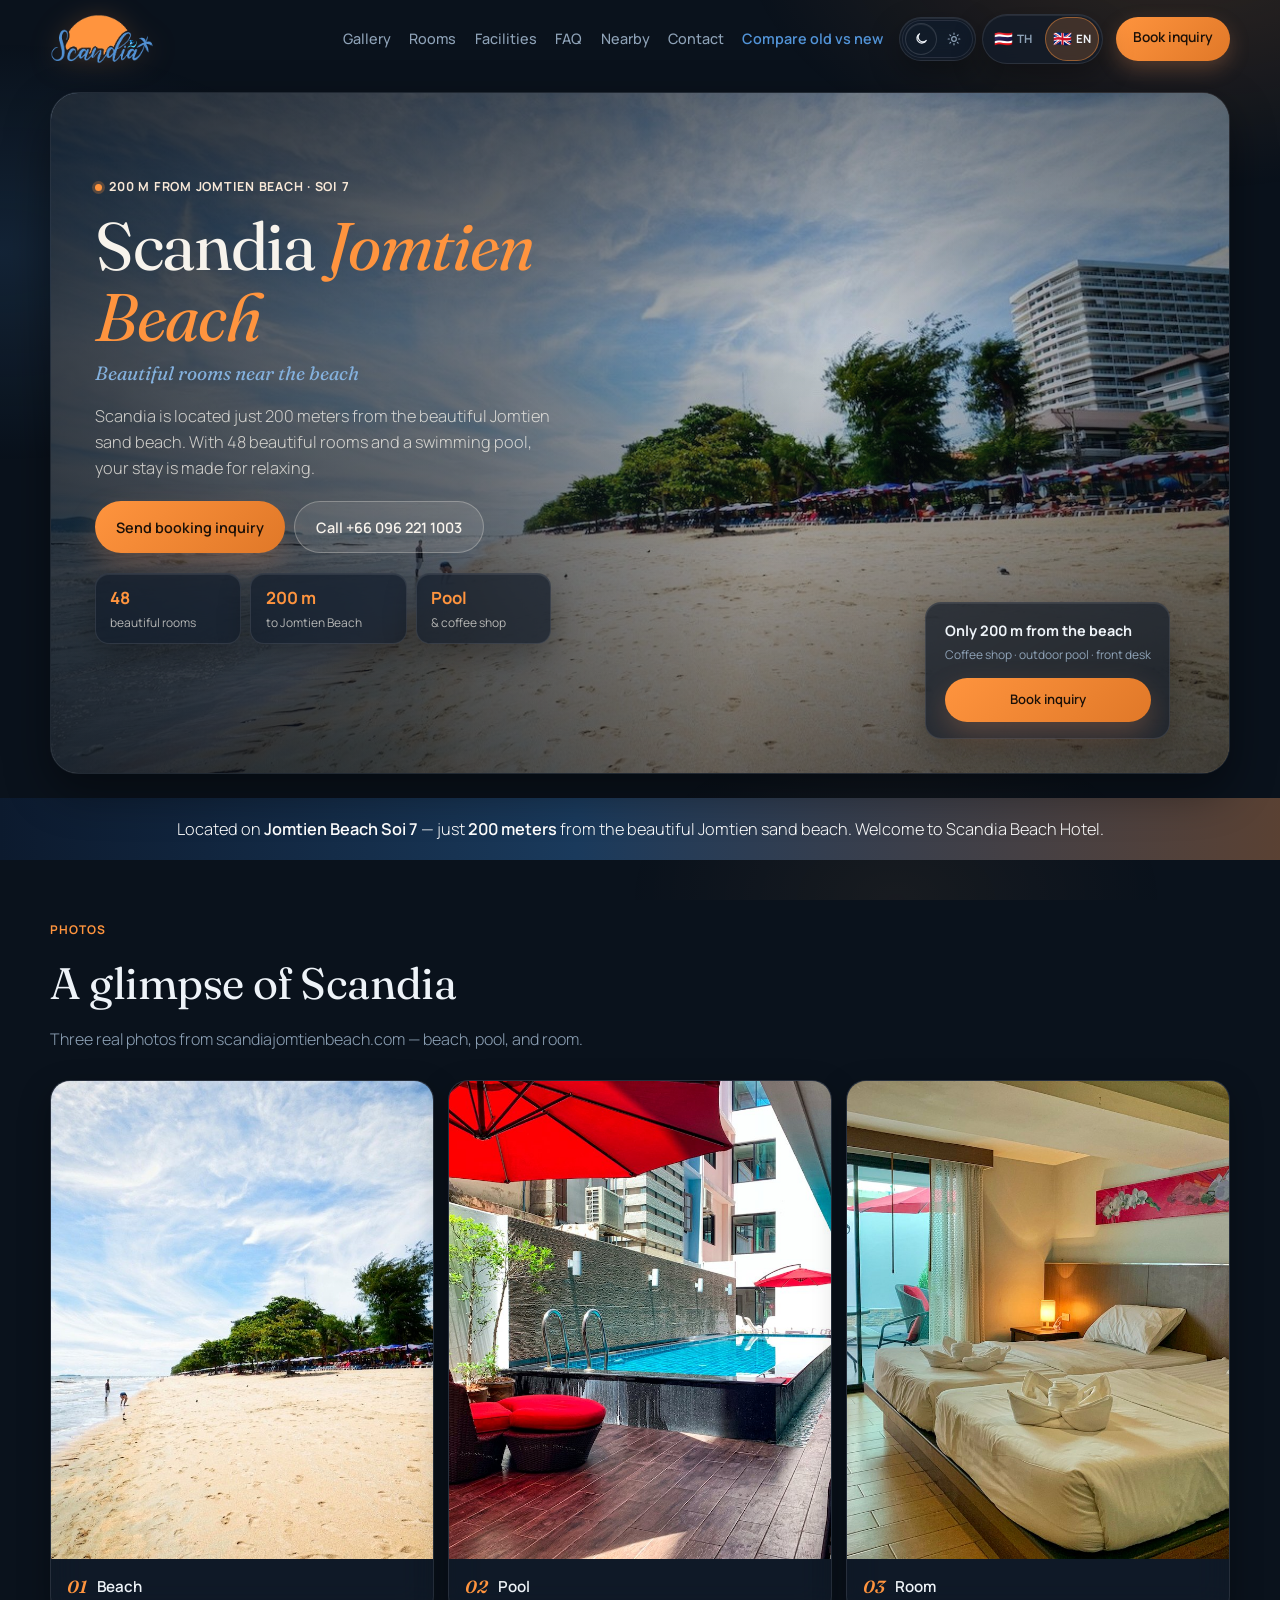
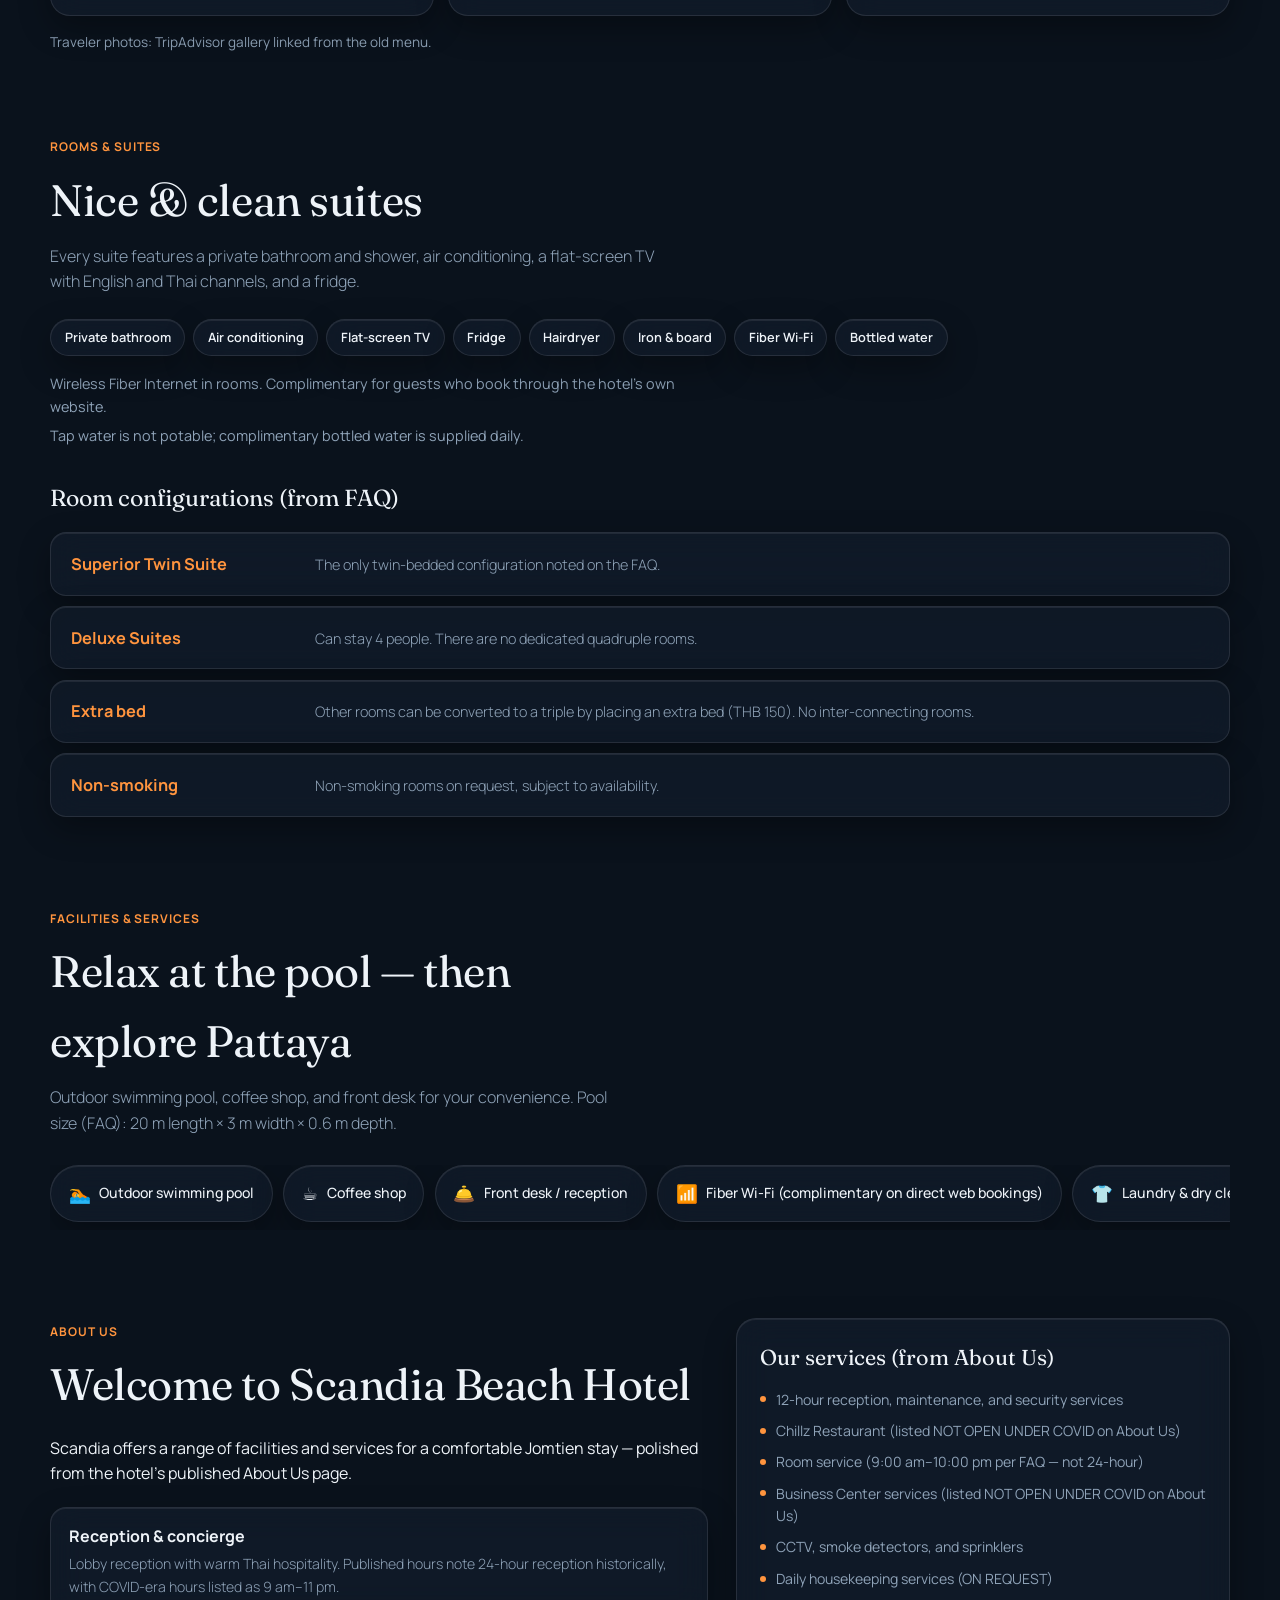
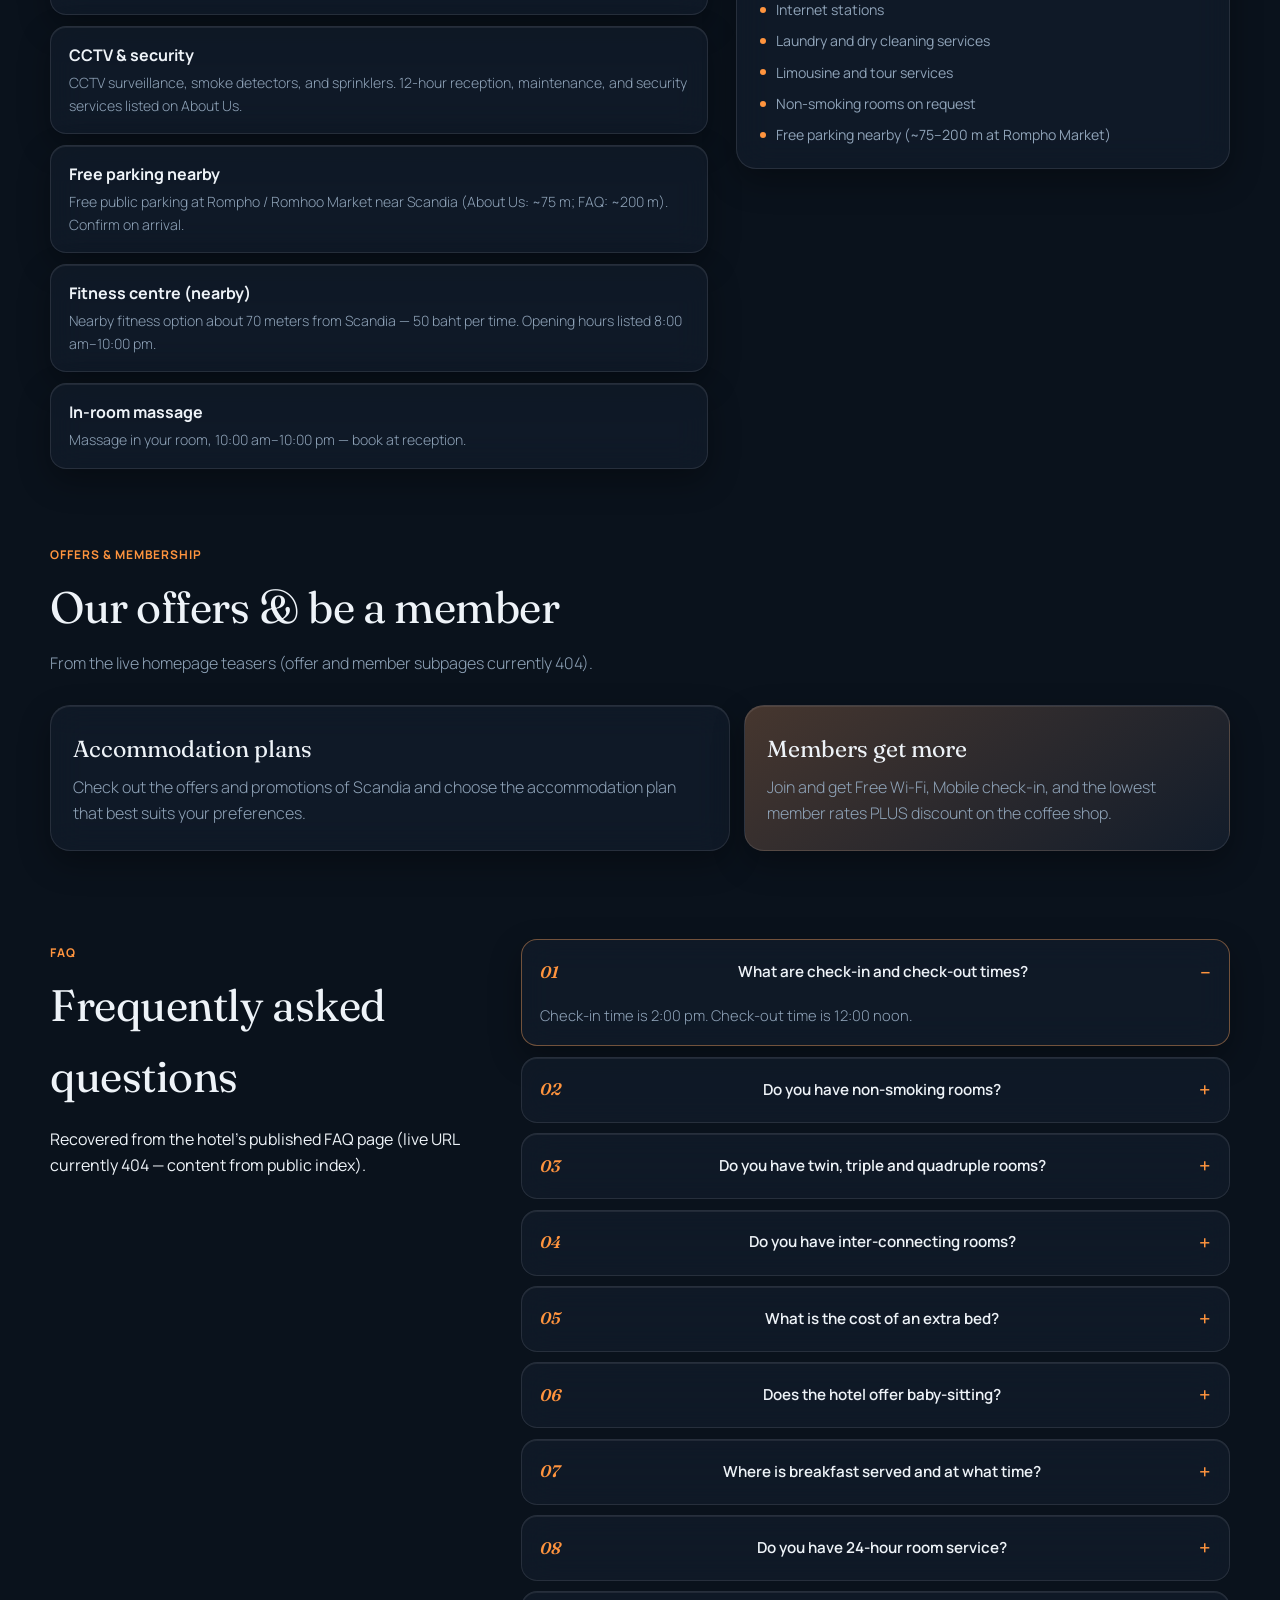
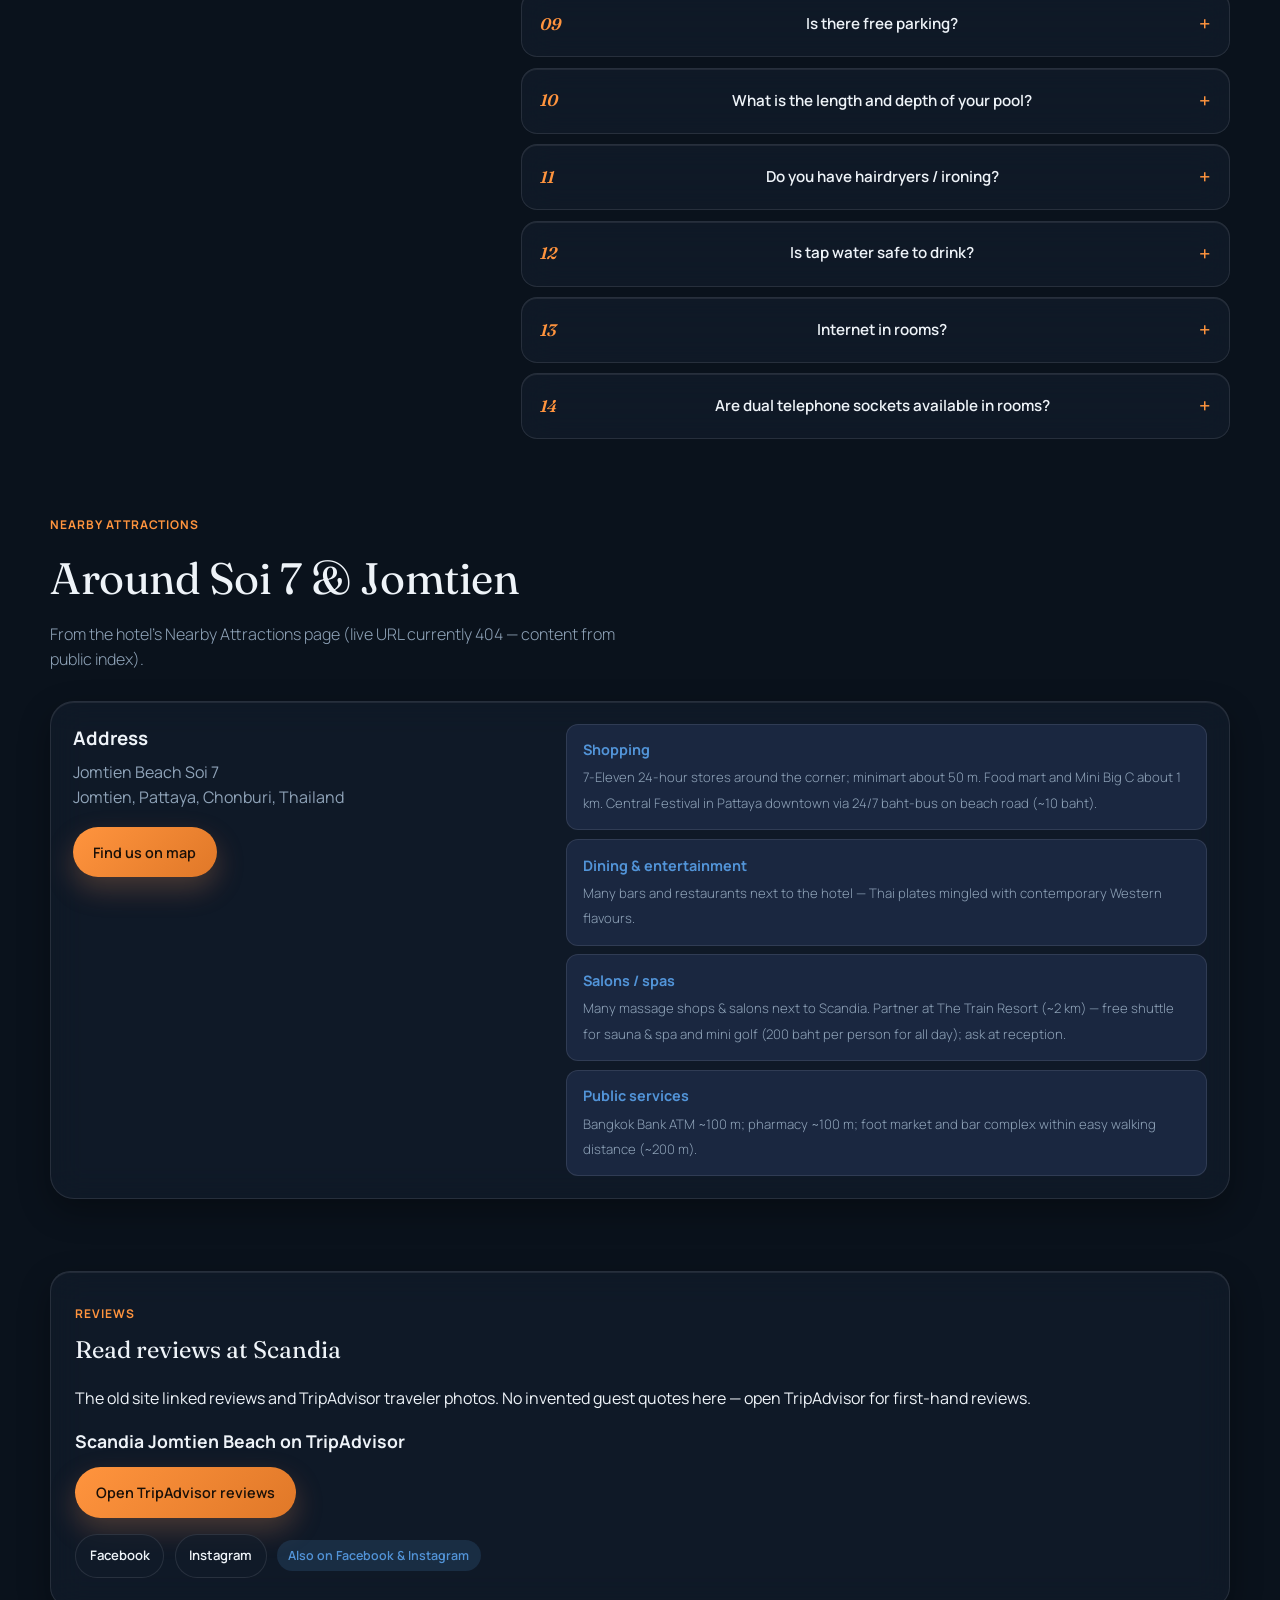
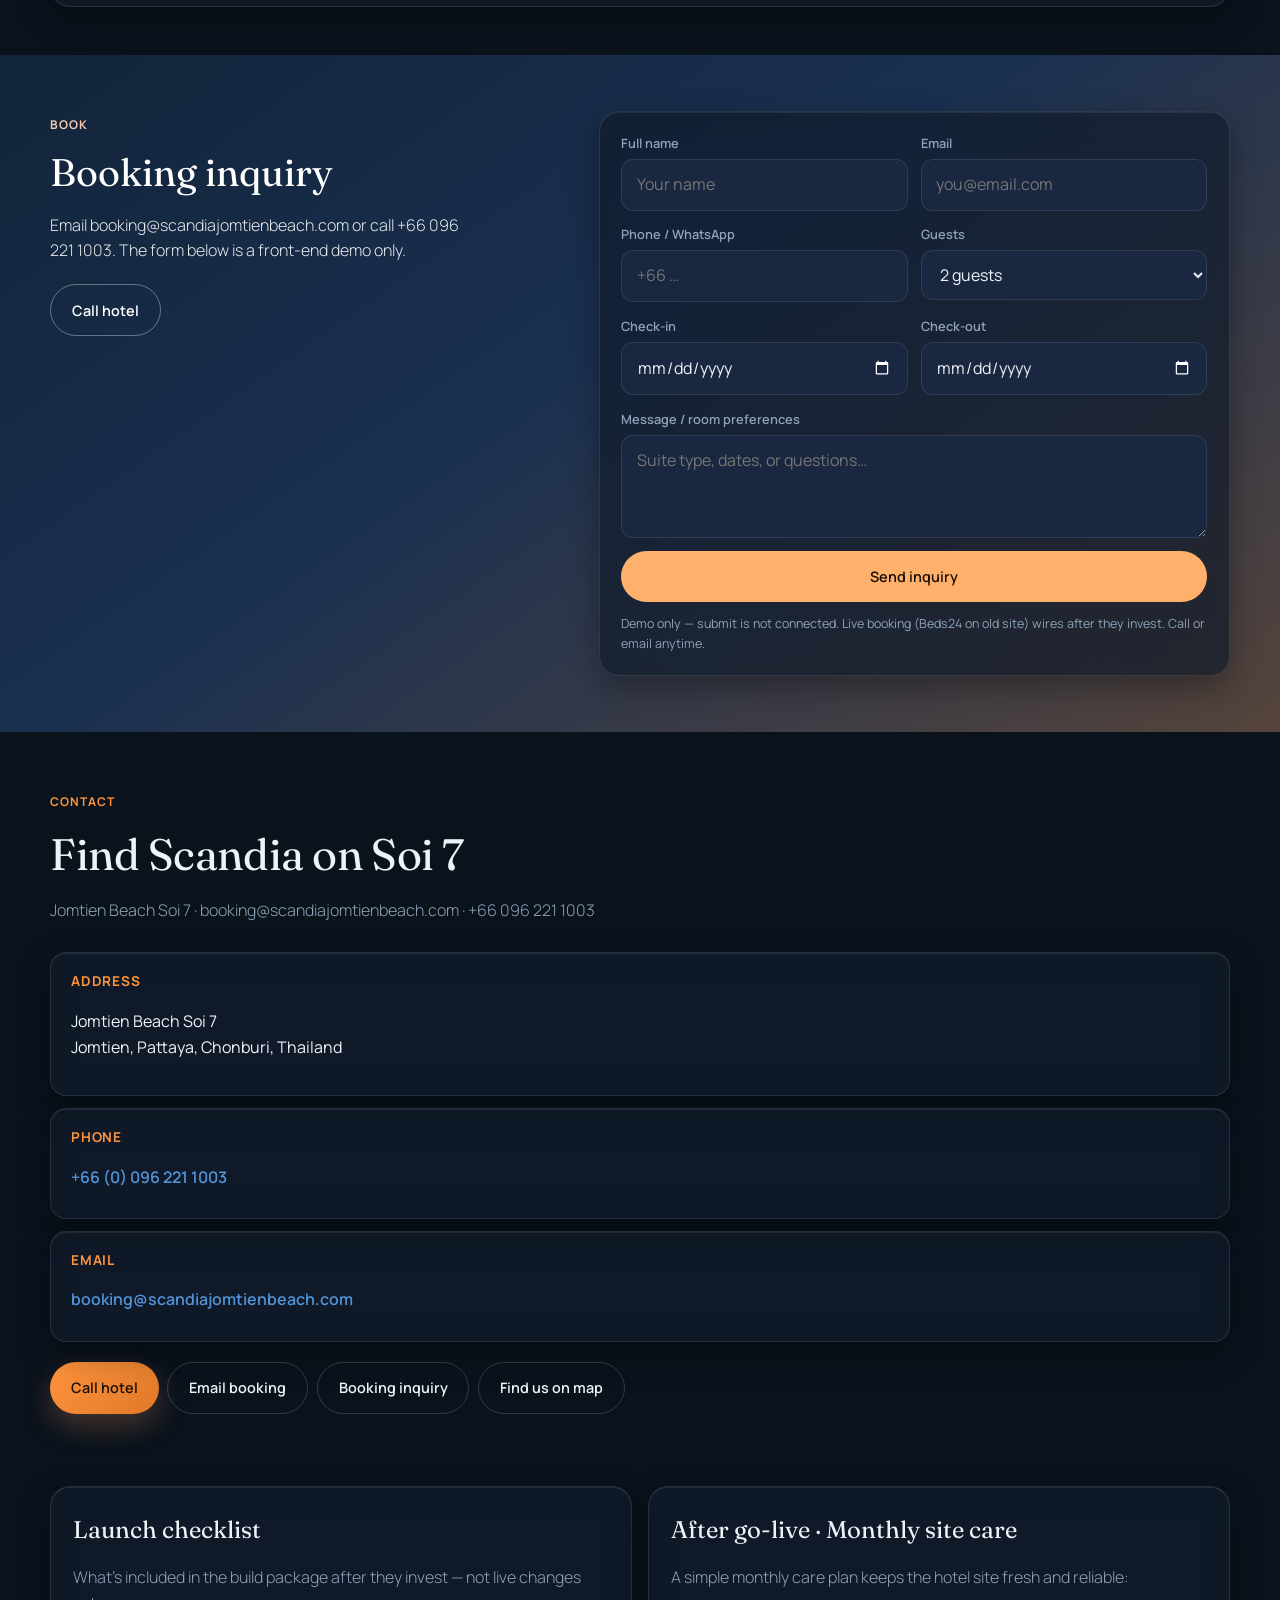
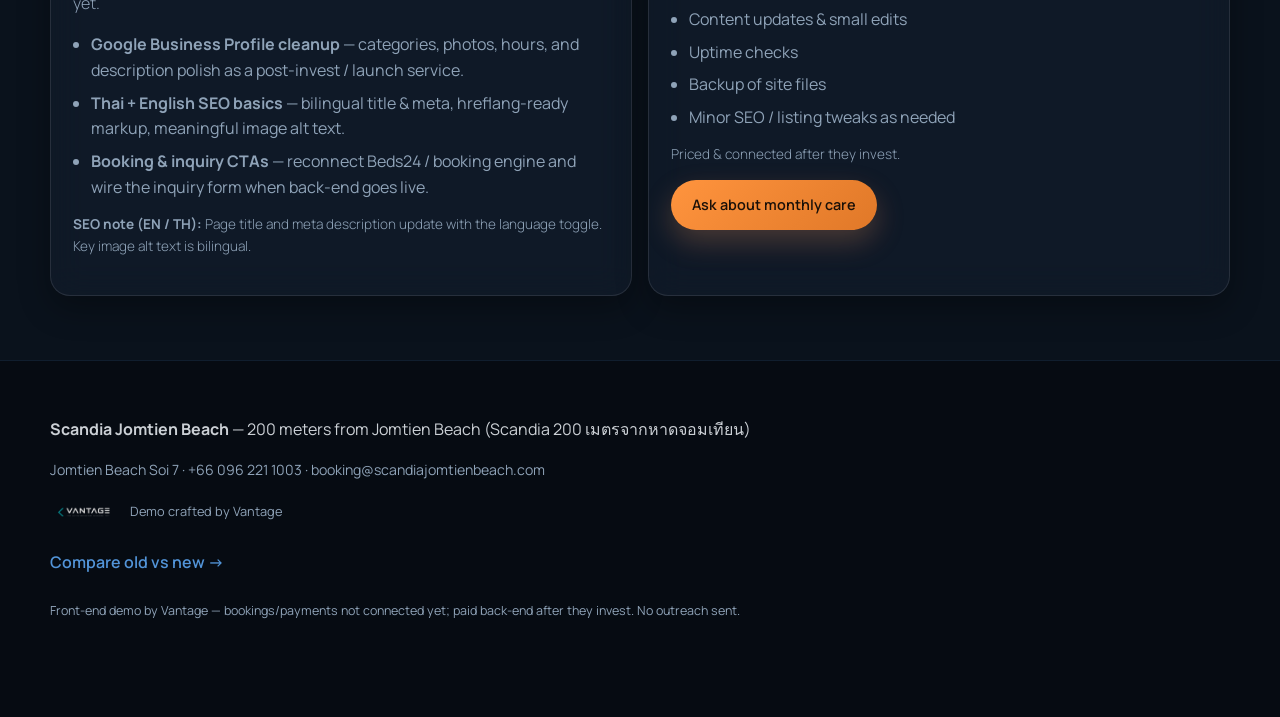
<file: index.html>
<!DOCTYPE html>
<html lang="en" data-theme="dark">
<head>
  <meta name="robots" content="noindex,nofollow,noarchive">
  <meta charset="UTF-8" />
  <meta name="viewport" content="width=device-width, initial-scale=1, viewport-fit=cover" />
  <script>
    (function () {
      try {
        var t = localStorage.getItem("pattaya-demo-theme");
        if (t !== "light" && t !== "dark") t = "dark";
        document.documentElement.setAttribute("data-theme", t);
        document.documentElement.style.colorScheme = t;
      } catch (e) {
        document.documentElement.setAttribute("data-theme", "dark");
        document.documentElement.style.colorScheme = "dark";
      }
    })();
  </script>
  <meta name="color-scheme" content="dark light" />
  <title>Scandia Jomtien Beach | Beautiful rooms near the beach</title>
  <meta name="description" content="Scandia Beach Hotel — 48 rooms about 200 meters from Jomtien Beach, Soi 7. Outdoor pool, coffee shop, and front desk. Book: booking@scandiajomtienbeach.com" />
  <meta name="keywords" content="Scandia Jomtien Beach, Scandia Beach Hotel, Jomtien Soi 7, สแกนเดีย จอมเทียน, โรงแรมจอมเทียน" />
  <link rel="preconnect" href="https://fonts.googleapis.com" />
  <link rel="preconnect" href="https://fonts.gstatic.com" crossorigin />
  <link href="https://fonts.googleapis.com/css2?family=Fraunces:ital,opsz,wght@0,9..144,400;0,9..144,600;1,9..144,400&family=Manrope:wght@300;400;500;600;700&family=Noto+Sans+Thai:wght@300;400;500;600;700&display=swap" rel="stylesheet" />
  <link rel="stylesheet" href="styles.css" />
  <style>html[lang="th"] body { font-family: "Noto Sans Thai", var(--font-body); }</style>
</head>
<body>
  <div class="beach-mesh" aria-hidden="true"></div>
  <div id="themeLive" class="visually-hidden" aria-live="polite"></div>

  <header class="site-header" id="header">
    <div class="container nav">
      <a href="#top" class="logo" data-i18n-aria="aria.home" aria-label="Scandia Jomtien Beach home">
        <img class="logo-img logo-img--scandia" src="logo.png" width="180" height="87" alt="Scandia" decoding="async" />
      </a>
      <nav class="nav-links" data-i18n-aria="aria.primaryNav" aria-label="Primary">
        <a href="#peek" data-i18n="nav.gallery">Gallery</a>
        <a href="#stay" data-i18n="nav.rooms">Rooms</a>
        <a href="#facilities" data-i18n="nav.facilities">Facilities</a>
        <a href="#faq" data-i18n="nav.faq">FAQ</a>
        <a href="#nearby" data-i18n="nav.nearby">Nearby</a>
        <a href="#contact" data-i18n="nav.contact">Contact</a>
        <a href="compare.html" class="nav-compare" data-i18n="nav.compare">Compare old vs new</a>
      </nav>
      <div class="header-tools">
        <div class="theme-switch theme-switch--header" role="group" data-i18n-aria="theme.appearance" aria-label="Appearance">
          <span class="theme-switch__label" data-i18n="theme.appearance">Appearance</span>
          <div class="theme-switch__seg" role="presentation">
            <button type="button" class="theme-btn" data-theme-set="dark" aria-pressed="true" title="Dark" aria-label="Dark">
              <svg class="theme-btn__icon" width="14" height="14" viewBox="0 0 24 24" aria-hidden="true" fill="none" stroke="currentColor" stroke-width="2" stroke-linecap="round" stroke-linejoin="round"><path d="M21 14.5A8.5 8.5 0 1 1 9.5 3 7 7 0 0 0 21 14.5z"/></svg>
              <span class="theme-btn__text" data-i18n="theme.dark">Dark</span>
            </button>
            <button type="button" class="theme-btn" data-theme-set="light" aria-pressed="false" title="Light" aria-label="Light">
              <svg class="theme-btn__icon" width="14" height="14" viewBox="0 0 24 24" aria-hidden="true" fill="none" stroke="currentColor" stroke-width="2" stroke-linecap="round" stroke-linejoin="round"><circle cx="12" cy="12" r="4"/><path d="M12 2v2M12 20v2M4.9 4.9l1.4 1.4M17.7 17.7l1.4 1.4M2 12h2M20 12h2M4.9 19.1l1.4-1.4M17.7 6.3l1.4-1.4"/></svg>
              <span class="theme-btn__text" data-i18n="theme.light">Light</span>
            </button>
          </div>
        </div>
        <div class="lang-switch lang-switch--header" role="group" data-i18n-aria="aria.langSwitch" aria-label="Language">
          <button type="button" class="lang-btn" data-lang="th" aria-pressed="false" title="ไทย"><span class="flag" aria-hidden="true">🇹🇭</span><span class="lang-code">TH</span></button>
          <button type="button" class="lang-btn" data-lang="en" aria-pressed="true" title="English"><span class="flag" aria-hidden="true">🇬🇧</span><span class="lang-code">EN</span></button>
        </div>
      </div>
      <a class="nav-cta" href="#inquiry" data-i18n="nav.cta">Book inquiry</a>
      <button class="menu-btn" id="menuBtn" data-i18n-aria="aria.menuOpen" aria-label="Open menu" aria-expanded="false" aria-controls="mobileNav">
        <span class="menu-btn__bars" aria-hidden="true"><span></span><span></span><span></span></span>
      </button>
    </div>
  </header>

  <div class="menu-scrim" id="menuScrim" hidden></div>
  <aside class="mobile-nav" id="mobileNav" role="dialog" aria-modal="true" data-i18n-aria="aria.menuDialog" aria-label="Menu" hidden>
    <div class="mobile-nav__inner">
      <div class="mobile-nav__top">
        <a href="#top" class="mobile-nav__mark" tabindex="-1" aria-hidden="true">
          <img class="logo-img logo-img--scandia" src="logo.png" width="120" height="58" alt="" decoding="async" />
        </a>
        <button type="button" class="mobile-nav__close" id="menuClose" data-i18n="menu.close" data-i18n-aria="aria.menuClose" aria-label="Close menu">Close</button>
      </div>
      <nav class="mobile-nav__links" data-i18n-aria="aria.primaryNav" aria-label="Primary">
        <a class="mobile-nav__link" href="#peek" data-i18n="nav.gallery">Gallery</a>
        <a class="mobile-nav__link" href="#stay" data-i18n="nav.rooms">Rooms</a>
        <a class="mobile-nav__link" href="#facilities" data-i18n="nav.facilities">Facilities</a>
        <a class="mobile-nav__link" href="#about" data-i18n="nav.about">About</a>
        <a class="mobile-nav__link" href="#faq" data-i18n="nav.faq">FAQ</a>
        <a class="mobile-nav__link" href="#nearby" data-i18n="nav.nearby">Nearby</a>
        <a class="mobile-nav__link" href="#reviews" data-i18n="nav.reviews">Reviews</a>
        <a class="mobile-nav__link" href="#inquiry" data-i18n="nav.book">Book</a>
        <a class="mobile-nav__link" href="#contact" data-i18n="nav.contact">Contact</a>
        <a class="mobile-nav__link" href="compare.html" data-i18n="nav.compare">Compare old vs new</a>
      </nav>
      <div class="mobile-nav__lang">
        <div class="lang-switch lang-switch--sheet" role="group" data-i18n-aria="aria.langSwitch" aria-label="Language">
          <button type="button" class="lang-btn" data-lang="th" aria-pressed="false" title="ไทย"><span class="flag" aria-hidden="true">🇹🇭</span><span class="lang-code">TH</span></button>
          <button type="button" class="lang-btn" data-lang="en" aria-pressed="true" title="English"><span class="flag" aria-hidden="true">🇬🇧</span><span class="lang-code">EN</span></button>
        </div>
        <div class="theme-switch theme-switch--sheet" role="group" data-i18n-aria="theme.appearance" aria-label="Appearance">
          <span class="theme-switch__label" data-i18n="theme.appearance">Appearance</span>
          <div class="theme-switch__seg" role="presentation">
            <button type="button" class="theme-btn" data-theme-set="dark" aria-pressed="true">
              <svg class="theme-btn__icon" width="14" height="14" viewBox="0 0 24 24" aria-hidden="true" fill="none" stroke="currentColor" stroke-width="2"><path d="M21 14.5A8.5 8.5 0 1 1 9.5 3 7 7 0 0 0 21 14.5z"/></svg>
              <span class="theme-btn__text" data-i18n="theme.dark">Dark</span>
            </button>
            <button type="button" class="theme-btn" data-theme-set="light" aria-pressed="false">
              <svg class="theme-btn__icon" width="14" height="14" viewBox="0 0 24 24" aria-hidden="true" fill="none" stroke="currentColor" stroke-width="2"><circle cx="12" cy="12" r="4"/><path d="M12 2v2M12 20v2M4.9 4.9l1.4 1.4M17.7 17.7l1.4 1.4M2 12h2M20 12h2M4.9 19.1l1.4-1.4M17.7 6.3l1.4-1.4"/></svg>
              <span class="theme-btn__text" data-i18n="theme.light">Light</span>
            </button>
          </div>
        </div>
      </div>
      <div class="mobile-nav__foot">
        <a class="mobile-nav__cta mobile-nav__cta--brand" href="#inquiry" data-i18n="nav.cta">Book inquiry</a>
        <div class="mobile-nav__secondary">
          <a href="tel:+66962211003">+66 096 221 1003</a>
          <a href="mailto:booking@scandiajomtienbeach.com">booking@scandiajomtienbeach.com</a>
        </div>
      </div>
    </div>
  </aside>

  <main id="top">
    <!-- EDITORIAL HERO: full-bleed beach + left typography + booking chip bottom-right -->
    <section class="ed-hero">
      <div class="container">
        <div class="ed-hero__frame">
          <img class="ed-hero__photo" src="images/web-beach.jpg" width="1200" height="798"
            data-i18n-alt="alt.hero" alt="Jomtien Beach near Scandia Beach Hotel"
            fetchpriority="high" decoding="async" />
          <div class="ed-hero__veil" aria-hidden="true"></div>
          <div class="ed-hero__copy reveal">
            <span class="ed-eyebrow"><span class="ed-dot"></span> <span data-i18n="hero.pill">200 m from Jomtien Beach · Soi 7</span></span>
            <h1 data-i18n-html="hero.title">Scandia <em>Jomtien Beach</em></h1>
            <p class="ed-tagline" data-i18n="hero.tagline">Beautiful rooms near the beach</p>
            <p class="ed-lead" data-i18n="hero.lead">Scandia is located just 200 meters from the beautiful Jomtien sand beach. With 48 beautiful rooms and a swimming pool, your stay is made for relaxing.</p>
            <div class="ed-actions">
              <a class="btn btn-primary" href="#inquiry" data-i18n="hero.ctaBook">Send booking inquiry</a>
              <a class="btn btn-ghost" href="tel:+66962211003" data-i18n="hero.ctaCall">Call +66 096 221 1003</a>
            </div>
            <div class="ed-stats">
              <div class="ed-stat glass"><strong data-i18n="stat.roomsStrong">48</strong><span data-i18n="stat.roomsSpan">beautiful rooms</span></div>
              <div class="ed-stat glass"><strong data-i18n="stat.beachStrong">200 m</strong><span data-i18n="stat.beachSpan">to Jomtien Beach</span></div>
              <div class="ed-stat glass"><strong data-i18n="stat.poolStrong">Pool</strong><span data-i18n="stat.poolSpan">&amp; coffee shop</span></div>
            </div>
          </div>
          <aside class="ed-book-chip glass">
            <strong data-i18n="float.a.strong">Only 200 m from the beach</strong>
            <span data-i18n="float.a.span">Coffee shop · outdoor pool · front desk</span>
            <a class="btn btn-primary btn-sm" href="#inquiry" data-i18n="nav.cta">Book inquiry</a>
          </aside>
        </div>
      </div>
    </section>

    <div class="loc-strip" id="location">
      <div class="container reveal">
        <p data-i18n-html="loc.band">Located on <strong>Jomtien Beach Soi 7</strong> — just <strong>200 meters</strong> from the beautiful Jomtien sand beach. Welcome to Scandia Beach Hotel.</p>
      </div>
    </div>

    <!-- PEEK STRIP: intentional scarcity — 3 real photos as premium horizontal cards -->
    <section class="peek" id="peek">
      <div class="container">
        <div class="section-head reveal">
          <span class="section-label" data-i18n="gallery.label">Photos</span>
          <h2 data-i18n="gallery.title">A glimpse of Scandia</h2>
          <p data-i18n="gallery.lead">Three real photos from scandiajomtienbeach.com — beach, pool, and room.</p>
        </div>
        <div class="peek-strip reveal" data-i18n-aria="aria.gallery" aria-label="Hotel photos from Scandia site">
          <figure class="peek-card glass">
            <div class="peek-card__media"><img src="images/web-beach.jpg" data-i18n-alt="alt.beach" alt="Jomtien sand beach near Scandia" width="1200" height="798" loading="lazy" decoding="async" /></div>
            <figcaption><span class="peek-num">01</span><span data-i18n="peek.beach">Beach</span></figcaption>
          </figure>
          <figure class="peek-card glass">
            <div class="peek-card__media"><img src="images/web-pool.jpg" data-i18n-alt="alt.pool" alt="Scandia Beach Hotel outdoor swimming pool" width="1200" height="900" loading="lazy" decoding="async" /></div>
            <figcaption><span class="peek-num">02</span><span data-i18n="peek.pool">Pool</span></figcaption>
          </figure>
          <figure class="peek-card glass">
            <div class="peek-card__media"><img src="images/web-room.jpg" data-i18n-alt="alt.room" alt="Scandia Beach Hotel guest suite" width="1200" height="900" loading="lazy" decoding="async" /></div>
            <figcaption><span class="peek-num">03</span><span data-i18n="peek.room">Room</span></figcaption>
          </figure>
        </div>
        <p class="peek-note reveal" data-i18n="gallery.note">Traveler photos: TripAdvisor gallery linked from the old menu.</p>
      </div>
    </section>

    <!-- STAY: editorial amenity chips + room config list (not suite photo cards) -->
    <section class="stay" id="stay">
      <div class="container">
        <div class="stay-intro reveal">
          <span class="section-label" data-i18n="rooms.label">Rooms &amp; suites</span>
          <h2 data-i18n="rooms.title">Nice &amp; clean suites</h2>
          <p data-i18n="rooms.lead">Every suite features a private bathroom and shower, air conditioning, a flat-screen TV with English and Thai channels, and a fridge.</p>
        </div>
        <div class="amenity-chips reveal">
          <span class="chip glass" data-i18n="feat.bath.h">Private bathroom</span>
          <span class="chip glass" data-i18n="feat.ac.h">Air conditioning</span>
          <span class="chip glass" data-i18n="feat.tv.h">Flat-screen TV</span>
          <span class="chip glass" data-i18n="feat.fridge.h">Fridge</span>
          <span class="chip glass" data-i18n="feat.hair.h">Hairdryer</span>
          <span class="chip glass" data-i18n="feat.iron.h">Iron &amp; board</span>
          <span class="chip glass" data-i18n="feat.wifi.h">Fiber Wi-Fi</span>
          <span class="chip glass" data-i18n="feat.water.h">Bottled water</span>
        </div>
        <div class="amenity-detail reveal">
          <p data-i18n="feat.wifi.p">Wireless Fiber Internet in rooms. Complimentary for guests who book through the hotel’s own website.</p>
          <p data-i18n="feat.water.p">Tap water is not potable; complimentary bottled water is supplied daily.</p>
        </div>
        <h3 class="stay-sub reveal" data-i18n="rooms.typesTitle">Room configurations (from FAQ)</h3>
        <div class="config-list reveal">
          <article class="config-row glass">
            <h4 data-i18n="rooms.twin.h">Superior Twin Suite</h4>
            <p data-i18n="rooms.twin.p">The only twin-bedded configuration noted on the FAQ.</p>
          </article>
          <article class="config-row glass">
            <h4 data-i18n="rooms.deluxe.h">Deluxe Suites</h4>
            <p data-i18n="rooms.deluxe.p">Can stay 4 people. There are no dedicated quadruple rooms.</p>
          </article>
          <article class="config-row glass">
            <h4 data-i18n="rooms.extra.h">Extra bed</h4>
            <p data-i18n="rooms.extra.p">Other rooms can be converted to a triple by placing an extra bed (THB 150). No inter-connecting rooms.</p>
          </article>
          <article class="config-row glass">
            <h4 data-i18n="rooms.nonsmoke.h">Non-smoking</h4>
            <p data-i18n="rooms.nonsmoke.p">Non-smoking rooms on request, subject to availability.</p>
          </article>
        </div>
      </div>
    </section>

    <!-- FACILITIES: icon ribbon -->
    <section class="fac-rail" id="facilities">
      <div class="container">
        <div class="section-head reveal">
          <span class="section-label" data-i18n="fac.label">Facilities &amp; services</span>
          <h2 data-i18n="fac.title">Relax at the pool — then explore Pattaya</h2>
          <p data-i18n="fac.lead">Outdoor swimming pool, coffee shop, and front desk for your convenience. Pool size (FAQ): 20 m length × 3 m width × 0.6 m depth.</p>
        </div>
        <div class="rail reveal">
          <div class="rail-item glass"><span aria-hidden="true">🏊</span><span data-i18n="fac.pool">Outdoor swimming pool</span></div>
          <div class="rail-item glass"><span aria-hidden="true">☕</span><span data-i18n="fac.coffee">Coffee shop</span></div>
          <div class="rail-item glass"><span aria-hidden="true">🛎️</span><span data-i18n="fac.desk">Front desk / reception</span></div>
          <div class="rail-item glass"><span aria-hidden="true">📶</span><span data-i18n="fac.wifi">Fiber Wi-Fi (complimentary on direct web bookings)</span></div>
          <div class="rail-item glass"><span aria-hidden="true">👕</span><span data-i18n="fac.laundry">Laundry &amp; dry cleaning</span></div>
          <div class="rail-item glass"><span aria-hidden="true">🗺️</span><span data-i18n="fac.tour">Tour / limousine services</span></div>
          <div class="rail-item glass"><span aria-hidden="true">💆</span><span data-i18n="fac.massage">In-room massage</span></div>
          <div class="rail-item glass"><span aria-hidden="true">📹</span><span data-i18n="fac.cctv">CCTV &amp; safety systems</span></div>
        </div>
      </div>
    </section>

    <!-- ABOUT -->
    <section class="about-ed" id="about">
      <div class="container">
        <div class="about-ed__grid">
          <div class="reveal">
            <span class="section-label" data-i18n="about.label">About us</span>
            <h2 data-i18n="about.title">Welcome to Scandia Beach Hotel</h2>
            <p data-i18n="about.lead">Scandia offers a range of facilities and services for a comfortable Jomtien stay — polished from the hotel’s published About Us page.</p>
            <div class="about-points">
              <article class="about-point glass"><h3 data-i18n="about.reception.h">Reception &amp; concierge</h3><p data-i18n="about.reception.p">Lobby reception with warm Thai hospitality.</p></article>
              <article class="about-point glass"><h3 data-i18n="about.security.h">CCTV &amp; security</h3><p data-i18n="about.security.p">CCTV surveillance, smoke detectors, and sprinklers.</p></article>
              <article class="about-point glass"><h3 data-i18n="about.parking.h">Free parking nearby</h3><p data-i18n="about.parking.p">Free public parking at Rompho Market near Scandia.</p></article>
              <article class="about-point glass"><h3 data-i18n="about.fitness.h">Fitness centre (nearby)</h3><p data-i18n="about.fitness.p">Nearby fitness option about 70 meters from Scandia — 50 baht per time.</p></article>
              <article class="about-point glass"><h3 data-i18n="about.massage.h">In-room massage</h3><p data-i18n="about.massage.p">Massage in your room, 10:00 am–10:00 pm — book at reception.</p></article>
            </div>
          </div>
          <div class="svc-panel glass reveal delay-1">
            <h3 data-i18n="about.servicesTitle">Our services (from About Us)</h3>
            <ul class="svc-list">
              <li data-i18n="svc.reception">12-hour reception, maintenance, and security services</li>
              <li data-i18n="svc.chillz">Chillz Restaurant (listed NOT OPEN UNDER COVID on About Us)</li>
              <li data-i18n="svc.roomService">Room service (9:00 am–10:00 pm per FAQ — not 24-hour)</li>
              <li data-i18n="svc.business">Business Center services (listed NOT OPEN UNDER COVID on About Us)</li>
              <li data-i18n="svc.cctv">CCTV, smoke detectors, and sprinklers</li>
              <li data-i18n="svc.housekeeping">Daily housekeeping services (ON REQUEST)</li>
              <li data-i18n="svc.internet">Internet stations</li>
              <li data-i18n="svc.laundry">Laundry and dry cleaning services</li>
              <li data-i18n="svc.tour">Limousine and tour services</li>
              <li data-i18n="svc.nonsmoke">Non-smoking rooms on request</li>
              <li data-i18n="svc.parking">Free parking nearby (~75–200 m at Rompho Market)</li>
            </ul>
          </div>
        </div>
      </div>
    </section>

    <!-- OFFERS -->
    <section class="offers-ed" id="offers">
      <div class="container">
        <div class="section-head reveal">
          <span class="section-label" data-i18n="offers.label">Offers &amp; membership</span>
          <h2 data-i18n="offers.title">Our offers &amp; be a member</h2>
          <p data-i18n="offers.lead">From the live homepage teasers (offer and member subpages currently 404).</p>
        </div>
        <div class="offers-asym reveal">
          <article class="offer-panel glass offer-panel--wide">
            <h3 data-i18n="offers.plans.h">Accommodation plans</h3>
            <p data-i18n="offers.plans.p">Check out the offers and promotions of Scandia and choose the accommodation plan that best suits your preferences.</p>
          </article>
          <article class="offer-panel glass offer-panel--accent">
            <h3 data-i18n="offers.member.h">Members get more</h3>
            <p data-i18n="offers.member.p">Join and get Free Wi-Fi, Mobile check-in, and the lowest member rates PLUS discount on the coffee shop.</p>
          </article>
        </div>
      </div>
    </section>

    <!-- FAQ: strong accordion hierarchy -->
    <section class="faq-ed" id="faq">
      <div class="container faq-ed__layout">
        <div class="faq-ed__head reveal">
          <span class="section-label" data-i18n="faq.label">FAQ</span>
          <h2 data-i18n="faq.title">Frequently asked questions</h2>
          <p data-i18n="faq.lead">Recovered from the hotel’s published FAQ page (live URL currently 404 — content from public index).</p>
        </div>
        <div class="faq-list reveal">
          <details class="faq-item glass" open><summary><span class="faq-num">01</span><span data-i18n="faq.q1">What are check-in and check-out times?</span></summary><p class="faq-a" data-i18n="faq.a1">Check-in time is 2:00 pm. Check-out time is 12:00 noon.</p></details>
          <details class="faq-item glass"><summary><span class="faq-num">02</span><span data-i18n="faq.q2">Do you have non-smoking rooms?</span></summary><p class="faq-a" data-i18n="faq.a2">Yes — on request and subject to availability.</p></details>
          <details class="faq-item glass"><summary><span class="faq-num">03</span><span data-i18n="faq.q3">Do you have twin, triple and quadruple rooms?</span></summary><p class="faq-a" data-i18n="faq.a3">Only the Superior Twin Suite is twin-bedded. Other rooms can be converted to a triple with an extra bed. There are no quadruple rooms, but Deluxe Suites can stay 4 people.</p></details>
          <details class="faq-item glass"><summary><span class="faq-num">04</span><span data-i18n="faq.q4">Do you have inter-connecting rooms?</span></summary><p class="faq-a" data-i18n="faq.a4">Sorry, we don’t.</p></details>
          <details class="faq-item glass"><summary><span class="faq-num">05</span><span data-i18n="faq.q5">What is the cost of an extra bed?</span></summary><p class="faq-a" data-i18n="faq.a5">An extra bed is THB 150.</p></details>
          <details class="faq-item glass"><summary><span class="faq-num">06</span><span data-i18n="faq.q6">Does the hotel offer baby-sitting?</span></summary><p class="faq-a" data-i18n="faq.a6">Yes — book a day in advance. Cost is THB 250 per hour.</p></details>
          <details class="faq-item glass"><summary><span class="faq-num">07</span><span data-i18n="faq.q7">Where is breakfast served and at what time?</span></summary><p class="faq-a" data-i18n="faq.a7">Breakfast is served at the restaurant next to the lobby on the ground floor, from 8:00 am to 10:30 am.</p></details>
          <details class="faq-item glass"><summary><span class="faq-num">08</span><span data-i18n="faq.q8">Do you have 24-hour room service?</span></summary><p class="faq-a" data-i18n="faq.a8">No — room service is available from 9:00 am to 10:00 pm.</p></details>
          <details class="faq-item glass"><summary><span class="faq-num">09</span><span data-i18n="faq.q9">Is there free parking?</span></summary><p class="faq-a" data-i18n="faq.a9">Free public parking at Rompho Market near Scandia Beach Hotel.</p></details>
          <details class="faq-item glass"><summary><span class="faq-num">10</span><span data-i18n="faq.q10">What is the length and depth of your pool?</span></summary><p class="faq-a" data-i18n="faq.a10">In meters: 20 (length) × 3 (width) × 0.6 (depth).</p></details>
          <details class="faq-item glass"><summary><span class="faq-num">11</span><span data-i18n="faq.q11">Do you have hairdryers / ironing?</span></summary><p class="faq-a" data-i18n="faq.a11">Hairdryers in all rooms. Iron and ironing board are placed in the room.</p></details>
          <details class="faq-item glass"><summary><span class="faq-num">12</span><span data-i18n="faq.q12">Is tap water safe to drink?</span></summary><p class="faq-a" data-i18n="faq.a12">No — complimentary bottled water is supplied daily.</p></details>
          <details class="faq-item glass"><summary><span class="faq-num">13</span><span data-i18n="faq.q13">Internet in rooms?</span></summary><p class="faq-a" data-i18n="faq.a13">Wireless Fiber Internet. Complimentary for direct website bookings.</p></details>
          <details class="faq-item glass"><summary><span class="faq-num">14</span><span data-i18n="faq.q14">Are dual telephone sockets available in rooms?</span></summary><p class="faq-a" data-i18n="faq.a14">Dual telephone sockets are available only for the reception.</p></details>
        </div>
      </div>
    </section>

    <!-- NEARBY: chips + map CTA (not card grid) -->
    <section class="nearby-ed" id="nearby">
      <div class="container">
        <div class="section-head reveal">
          <span class="section-label" data-i18n="nearby.label">Nearby attractions</span>
          <h2 data-i18n="nearby.title">Around Soi 7 &amp; Jomtien</h2>
          <p data-i18n="nearby.lead">From the hotel’s Nearby Attractions page (live URL currently 404 — content from public index).</p>
        </div>
        <div class="nearby-map-panel glass reveal">
          <div class="nearby-map-meta">
            <h3 data-i18n="contact.address">Address</h3>
            <p data-i18n-html="contact.addressBody">Jomtien Beach Soi 7<br />Jomtien, Pattaya, Chonburi, Thailand</p>
            <a class="btn btn-primary" href="https://goo.gl/maps/X3Aife4YE7yrFJ9E7" target="_blank" rel="noopener noreferrer" data-i18n="contact.map">Find us on map</a>
          </div>
          <div class="nearby-chips">
            <div class="nchip"><strong data-i18n="nearby.shop.h">Shopping</strong><span data-i18n="nearby.shop.p">7-Eleven, minimart, Food mart / Mini Big C, Central Festival via baht-bus.</span></div>
            <div class="nchip"><strong data-i18n="nearby.dine.h">Dining &amp; entertainment</strong><span data-i18n="nearby.dine.p">Bars and restaurants next to the hotel.</span></div>
            <div class="nchip"><strong data-i18n="nearby.spa.h">Salons / spas</strong><span data-i18n="nearby.spa.p">Massage shops nearby; Train Resort partner shuttle for sauna, spa &amp; mini golf.</span></div>
            <div class="nchip"><strong data-i18n="nearby.public.h">Public services</strong><span data-i18n="nearby.public.p">Bangkok Bank ATM, pharmacy, foot market &amp; bar complex within walking distance.</span></div>
          </div>
        </div>
      </div>
    </section>

    <!-- REVIEWS -->
    <section class="reviews-ed" id="reviews">
      <div class="container">
        <div class="ta-panel glass reveal">
          <div>
            <span class="section-label" data-i18n="reviews.label">Reviews</span>
            <h2 data-i18n="reviews.title">Read reviews at Scandia</h2>
            <p data-i18n="reviews.lead">The old site linked reviews and TripAdvisor traveler photos. No invented guest quotes here — open TripAdvisor for first-hand reviews.</p>
            <h3 data-i18n="reviews.heading">Scandia Jomtien Beach on TripAdvisor</h3>
            <div class="ta-actions">
              <a class="btn btn-primary" href="https://www.tripadvisor.com/Hotel_Review-g293919-d7983164-Reviews-Scandia_Jomtien_Beach-Pattaya_Chonburi_Province.html" target="_blank" rel="noopener noreferrer" data-i18n="reviews.open">Open TripAdvisor reviews</a>
            </div>
            <div class="social-row">
              <a href="https://www.facebook.com/ScandiaBeachHotel" target="_blank" rel="noopener noreferrer">Facebook</a>
              <a href="https://www.instagram.com/scandiabeachhotel/" target="_blank" rel="noopener noreferrer">Instagram</a>
              <span class="hours-chip" data-i18n="reviews.social">Also on Facebook &amp; Instagram</span>
            </div>
          </div>
        </div>
      </div>
    </section>

    <!-- INQUIRY -->
    <section class="inquiry" id="inquiry">
      <div class="container inquiry-wrap">
        <div class="inquiry-intro reveal">
          <span class="section-label light" data-i18n="inq.label">Book</span>
          <h2 data-i18n="inq.title">Booking inquiry</h2>
          <p data-i18n="inq.lead">Email booking@scandiajomtienbeach.com or call +66 096 221 1003. The form below is a front-end demo only.</p>
          <a class="btn btn-outline btn-on-dark" href="tel:+66962211003" data-i18n="contact.call">Call hotel</a>
        </div>
        <form class="inquiry-form glass reveal delay-1" id="inquiryForm" action="#" method="get">
          <div class="form-row">
            <div class="field"><label for="name" data-i18n="form.name">Full name</label><input id="name" name="name" type="text" autocomplete="name" required data-i18n-placeholder="form.namePh" placeholder="Your name" /></div>
            <div class="field"><label for="email" data-i18n="form.email">Email</label><input id="email" name="email" type="email" autocomplete="email" required data-i18n-placeholder="form.emailPh" placeholder="you@email.com" /></div>
          </div>
          <div class="form-row">
            <div class="field"><label for="phone" data-i18n="form.phone">Phone / WhatsApp</label><input id="phone" name="phone" type="tel" autocomplete="tel" data-i18n-placeholder="form.phonePh" placeholder="+66 …" /></div>
            <div class="field"><label for="guests" data-i18n="form.guests">Guests</label>
              <select id="guests" name="guests">
                <option data-i18n="form.g1">1 guest</option>
                <option selected data-i18n="form.g2">2 guests</option>
                <option data-i18n="form.g3">3 guests</option>
                <option data-i18n="form.g4">4+ guests</option>
              </select>
            </div>
          </div>
          <div class="form-row">
            <div class="field"><label for="checkin" data-i18n="form.checkin">Check-in</label><input id="checkin" name="checkin" type="date" /></div>
            <div class="field"><label for="checkout" data-i18n="form.checkout">Check-out</label><input id="checkout" name="checkout" type="date" /></div>
          </div>
          <div class="field"><label for="message" data-i18n="form.message">Message / room preferences</label><textarea id="message" name="message" rows="3" data-i18n-placeholder="form.messagePh" placeholder="Suite type, dates, or questions…"></textarea></div>
          <button type="submit" class="btn btn-cream" data-i18n="form.submit">Send inquiry</button>
          <p class="form-note" data-i18n="form.note">Demo only — submit is not connected. Live booking (Beds24 on old site) wires after they invest. Call or email anytime.</p>
        </form>
      </div>
    </section>

    <!-- CONTACT -->
    <section class="contact-ed" id="contact">
      <div class="container">
        <div class="section-head reveal">
          <span class="section-label" data-i18n="contact.label">Contact</span>
          <h2 data-i18n="contact.title">Find Scandia on Soi 7</h2>
          <p data-i18n="contact.lead">Jomtien Beach Soi 7 · booking@scandiajomtienbeach.com · +66 096 221 1003</p>
        </div>
        <div class="contact-row reveal">
          <div class="contact-tile glass"><h3 data-i18n="contact.address">Address</h3><p data-i18n-html="contact.addressBody">Jomtien Beach Soi 7<br />Jomtien, Pattaya, Chonburi, Thailand</p></div>
          <div class="contact-tile glass"><h3 data-i18n="contact.phone">Phone</h3><a href="tel:+66962211003">+66 (0) 096 221 1003</a></div>
          <div class="contact-tile glass"><h3 data-i18n="contact.email">Email</h3><a href="mailto:booking@scandiajomtienbeach.com">booking@scandiajomtienbeach.com</a></div>
        </div>
        <div class="contact-actions reveal">
          <a class="btn btn-primary" href="tel:+66962211003" data-i18n="contact.call">Call hotel</a>
          <a class="btn btn-outline" href="mailto:booking@scandiajomtienbeach.com" data-i18n="contact.emailUs">Email booking</a>
          <a class="btn btn-outline" href="#inquiry" data-i18n="contact.bookCta">Booking inquiry</a>
          <a class="btn btn-outline" href="https://goo.gl/maps/X3Aife4YE7yrFJ9E7" target="_blank" rel="noopener noreferrer" data-i18n="contact.map">Find us on map</a>
        </div>
      </div>
    </section>

    <!-- LAUNCH -->
    <section class="extras" id="launch">
      <div class="container extras-grid">
        <div class="extras-card glass reveal">
          <h2 data-i18n="extras.launchTitle">Launch checklist</h2>
          <p class="extras-intro" data-i18n="extras.launchIntro">What’s included in the build package after they invest — not live changes yet.</p>
          <ul class="extras-list">
            <li><strong data-i18n="extras.li1Strong">Google Business Profile cleanup</strong><span data-i18n="extras.li1Rest"> — categories, photos, hours, and description polish as a post-invest / launch service.</span></li>
            <li><strong data-i18n="extras.li2Strong">Thai + English SEO basics</strong><span data-i18n="extras.li2Rest"> — bilingual title &amp; meta, hreflang-ready markup, meaningful image alt text.</span></li>
            <li><strong data-i18n="extras.li3Strong">Booking &amp; inquiry CTAs</strong><span data-i18n="extras.li3Rest"> — reconnect Beds24 / booking engine and wire the inquiry form when back-end goes live.</span></li>
          </ul>
          <p class="seo-note"><strong data-i18n="extras.seoStrong">SEO note (EN / TH):</strong><span data-i18n="extras.seoRest"> Page title and meta description update with the language toggle. Key image alt text is bilingual.</span></p>
        </div>
        <div class="extras-card glass care-card reveal delay-1">
          <h2 data-i18n="extras.careTitle">After go-live · Monthly site care</h2>
          <p data-i18n="extras.careLead">A simple monthly care plan keeps the hotel site fresh and reliable:</p>
          <ul class="extras-list">
            <li data-i18n="extras.care1">Content updates &amp; small edits</li>
            <li data-i18n="extras.care2">Uptime checks</li>
            <li data-i18n="extras.care3">Backup of site files</li>
            <li data-i18n="extras.care4">Minor SEO / listing tweaks as needed</li>
          </ul>
          <p class="care-price" data-i18n="extras.carePrice">Priced &amp; connected after they invest.</p>
          <a class="btn btn-primary" href="#inquiry" data-i18n="extras.careCta">Ask about monthly care</a>
        </div>
      </div>
    </section>
  </main>

  <footer class="site-footer">
    <div class="container footer-inner">
      <div>
        <p data-i18n-html="footer.tagline"><strong>Scandia Jomtien Beach</strong> — 200 meters from Jomtien Beach (Scandia 200 เมตรจากหาดจอมเทียน)</p>
        <p class="footer-addr">Jomtien Beach Soi 7 · +66 096 221 1003 · booking@scandiajomtienbeach.com</p>
        <div class="vantage-credit">
          <img src="assets/vantage.png" alt="Vantage" width="120" height="32" decoding="async" />
          <span data-i18n="footer.vantage">Demo crafted by Vantage</span>
        </div>
      </div>
      <a href="compare.html" class="footer-compare" data-i18n="footer.compare">Compare old vs new →</a>
      <p class="demo-note" data-i18n="footer.demo">Front-end demo by Vantage — bookings/payments not connected yet; paid back-end after they invest. No outreach sent.</p>
    </div>
  </footer>

  <nav class="mobile-cta" aria-label="Quick contact">
    <a class="mobile-cta__email" href="mailto:booking@scandiajomtienbeach.com" data-i18n="sticky.email">Email</a>
    <a class="mobile-cta__call" href="tel:+66962211003" data-i18n="sticky.call">Call</a>
  </nav>

  <script src="script.js"></script>
</body>
</html>
</file>
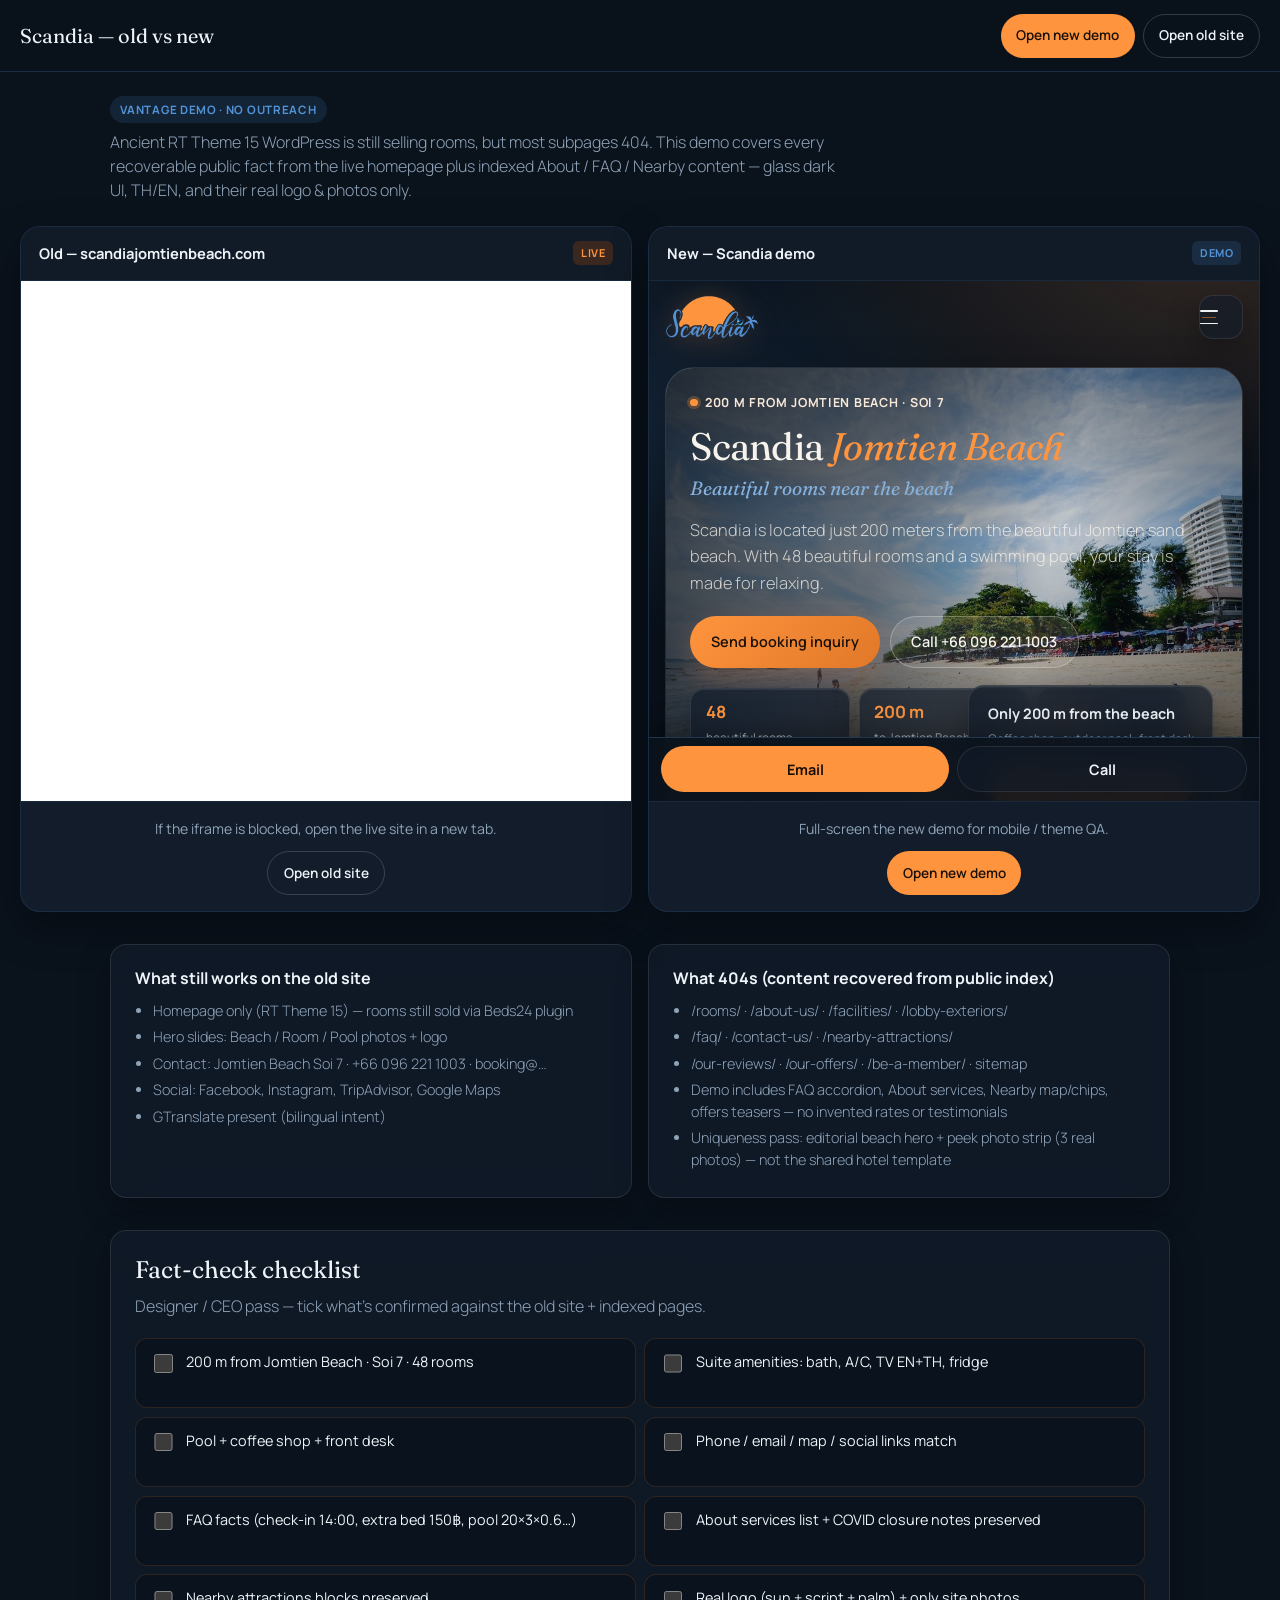
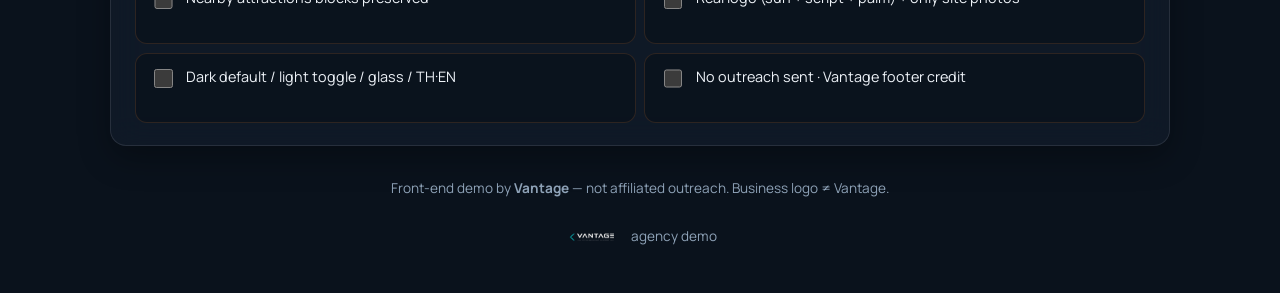
<file: compare.html>
<!DOCTYPE html>
<html lang="en" data-theme="dark">
<head>
  <meta name="robots" content="noindex,nofollow,noarchive">
  <meta charset="UTF-8" />
  <meta name="viewport" content="width=device-width, initial-scale=1, viewport-fit=cover" />
  <script>
    (function () {
      try {
        var t = localStorage.getItem("pattaya-demo-theme");
        if (t !== "light" && t !== "dark") t = "dark";
        document.documentElement.setAttribute("data-theme", t);
        document.documentElement.style.colorScheme = t;
      } catch (e) {
        document.documentElement.setAttribute("data-theme", "dark");
        document.documentElement.style.colorScheme = "dark";
      }
    })();
  </script>
  <meta name="color-scheme" content="dark light" />
  <title>Old site vs new demo — Scandia Jomtien Beach</title>
  <meta name="description" content="Side-by-side comparison: live scandiajomtienbeach.com vs the new Scandia Jomtien Beach front-end demo by Vantage." />
  <link rel="preconnect" href="https://fonts.googleapis.com" />
  <link rel="preconnect" href="https://fonts.gstatic.com" crossorigin />
  <link href="https://fonts.googleapis.com/css2?family=Fraunces:opsz,wght@9..144,400;9..144,600&family=Manrope:wght@400;500;600;700&display=swap" rel="stylesheet" />
  <style>
    :root {
      --cream: #0a121c; --sand: #ffb06a; --ink: #eef3f8; --muted: #8fa3b8;
      --terracotta: #ff943e; --ocean: #5294d8; --surface: #121c2a; --bg: #0a121c;
      --font-d: "Fraunces", Georgia, serif; --font-b: "Manrope", system-ui, sans-serif;
      --glass: color-mix(in srgb, var(--surface) 72%, transparent);
      --glass-border: rgba(238,243,248,0.1);
      color-scheme: dark;
    }
    [data-theme="light"] {
      color-scheme: light;
      --bg: #f4f7fb; --surface: #ffffff; --ink: #122033; --muted: #5a6d82;
      --cream: #f4f7fb; --sand: #d98940; --terracotta: #e07828; --ocean: #3a7fc4;
      --glass: color-mix(in srgb, #ffffff 78%, transparent);
      --glass-border: rgba(18,32,51,0.1);
    }
    * { box-sizing: border-box; }
    html {
      -webkit-text-size-adjust: 100%;
      text-size-adjust: 100%;
      overflow-x: clip;
    }
    body {
      margin: 0; font-family: var(--font-b); color: var(--ink); background: var(--bg); line-height: 1.5;
      overflow-x: clip;
      padding-left: env(safe-area-inset-left, 0px);
      padding-right: env(safe-area-inset-right, 0px);
      padding-bottom: env(safe-area-inset-bottom, 0px);
      -webkit-tap-highlight-color: transparent;
    }
    a { color: var(--sand); }
    .top {
      position: sticky; top: 0; z-index: 50;
      background: color-mix(in srgb, var(--bg) 92%, transparent);
      backdrop-filter: blur(16px) saturate(1.3);
      -webkit-backdrop-filter: blur(16px) saturate(1.3);
      border-bottom: 1px solid color-mix(in srgb, var(--ocean) 22%, transparent);
      padding: 0.85rem 1.25rem;
      padding-top: calc(0.85rem + env(safe-area-inset-top, 0px));
      display: flex; flex-wrap: wrap; gap: 0.75rem; align-items: center; justify-content: space-between;
    }
    .top h1 {
      font-family: var(--font-d); font-size: clamp(0.95rem, 3.5vw, 1.25rem);
      margin: 0; font-weight: 400; max-width: 100%;
    }
    .top-nav { display: flex; flex-wrap: wrap; gap: 0.5rem; }
    .btn {
      display: inline-flex; align-items: center; justify-content: center;
      min-height: 44px; padding: 0.55rem 0.95rem; border-radius: 999px;
      text-decoration: none; font-weight: 600; font-size: 0.85rem;
      touch-action: manipulation; -webkit-tap-highlight-color: transparent;
    }
    .btn-primary { background: var(--terracotta); color: #1a1008; }
    .btn-ghost {
      background: transparent; color: var(--ink);
      border: 1px solid color-mix(in srgb, var(--ink) 18%, transparent);
    }
    .intro { max-width: 1100px; margin: 0 auto; padding: 1.5rem 1.25rem 0.5rem; }
    .intro p { color: var(--muted); margin: 0.4rem 0 0; max-width: 46rem; font-weight: 300; }
    .badge {
      display: inline-block; font-size: 0.72rem; font-weight: 700; letter-spacing: 0.06em;
      text-transform: uppercase; color: var(--ocean);
      background: color-mix(in srgb, var(--ocean) 14%, transparent);
      padding: 0.3rem 0.65rem; border-radius: 999px;
    }
    .split {
      display: grid; gap: 1rem; max-width: 1400px; margin: 0 auto;
      padding: 1rem 1.25rem 2rem;
    }
    @media (min-width: 960px) {
      .split { grid-template-columns: 1fr 1fr; min-height: 72dvh; }
    }
    .panel {
      background: var(--surface); border-radius: 20px; overflow: hidden;
      box-shadow: 0 16px 40px rgba(0,0,0,0.35); display: flex; flex-direction: column;
      border: 1px solid color-mix(in srgb, var(--ocean) 14%, transparent);
      min-width: 0;
    }
    .panel-head {
      padding: 0.9rem 1.1rem; display: flex; flex-wrap: wrap; gap: 0.5rem; align-items: center;
      justify-content: space-between;
      border-bottom: 1px solid color-mix(in srgb, var(--ocean) 12%, transparent);
      background: color-mix(in srgb, var(--surface) 92%, #000);
    }
    .panel-head h2 { margin: 0; font-size: 0.92rem; }
    .tag {
      font-size: 0.68rem; font-weight: 700; text-transform: uppercase;
      letter-spacing: 0.05em; padding: 0.25rem 0.5rem; border-radius: 6px;
    }
    .tag-old { background: #3a2820; color: #ff943e; }
    .tag-new { background: rgba(82,148,216,0.15); color: var(--ocean); }
    .frame-wrap {
      position: relative; flex: 1;
      min-height: min(70vh, 520px);
      min-height: min(70dvh, 520px);
      background: #060b12;
    }
    .frame-wrap iframe {
      position: absolute; inset: 0; width: 100%; height: 100%; border: 0; background: var(--surface);
    }
    .fallback {
      position: relative; padding: 1rem; text-align: center;
      border-top: 1px solid color-mix(in srgb, var(--ocean) 12%, transparent);
      color: var(--muted); font-size: 0.88rem;
    }
    .fallback p { margin: 0 0 0.75rem; }
    .old-bullets, .checklist { max-width: 1100px; margin: 0 auto 2rem; padding: 0 1.25rem; }
    .old-bullets { display: grid; gap: 1rem; }
    @media (min-width: 800px) { .old-bullets { grid-template-columns: 1fr 1fr; } }
    .bullet-card, .checklist-card {
      background: var(--glass);
      backdrop-filter: blur(16px) saturate(1.3);
      -webkit-backdrop-filter: blur(16px) saturate(1.3);
      border-radius: 16px; padding: 1.35rem 1.5rem;
      box-shadow: 0 12px 32px rgba(0,0,0,0.3);
      border: 1px solid var(--glass-border);
      min-width: 0;
    }
    .bullet-card h3 { margin: 0 0 0.6rem; font-size: 1rem; }
    .checklist-card h2 {
      font-family: var(--font-d); margin: 0 0 0.35rem; font-size: clamp(1.25rem, 4vw, 1.5rem); font-weight: 400;
    }
    .checklist-card > p { color: var(--muted); margin: 0 0 1.25rem; font-weight: 300; }
    .bullet-card ul { margin: 0; padding-left: 1.1rem; color: var(--muted); font-size: 0.9rem; font-weight: 300; }
    .bullet-card li { margin-bottom: 0.3rem; }
    .checks { list-style: none; padding: 0; margin: 0; display: grid; gap: 0.55rem; }
    @media (min-width: 700px) { .checks { grid-template-columns: 1fr 1fr; } }
    .checks li {
      display: flex; gap: 0.65rem; align-items: flex-start; padding: 0.75rem 0.9rem;
      background: color-mix(in srgb, var(--bg) 80%, transparent); border-radius: 12px;
      font-size: 0.9rem; border: 1px solid color-mix(in srgb, var(--terracotta) 14%, transparent);
      min-width: 0;
    }
    .checks label {
      display: flex; gap: 0.65rem; align-items: flex-start; width: 100%;
      min-height: 44px; cursor: pointer;
      touch-action: manipulation;
    }
    .checks input {
      margin-top: 0.2rem; accent-color: var(--sand);
      width: 1.15rem; height: 1.15rem; flex-shrink: 0;
      touch-action: manipulation;
    }
    footer {
      text-align: center;
      padding: 0 1.25rem calc(2.5rem + env(safe-area-inset-bottom, 0px));
      color: var(--muted); font-size: 0.85rem;
    }
    .vantage { display: inline-flex; align-items: center; gap: 0.5rem; justify-content: center; margin-top: 0.75rem; }
    .vantage img { height: 24px; width: auto; }
    @media (max-width: 430px) {
      .top, .intro, .split, .old-bullets, .checklist, footer {
        padding-left: 1rem; padding-right: 1rem;
      }
      .top { gap: 0.5rem; }
      .top-nav { width: 100%; }
      .top-nav .btn { flex: 1 1 auto; }
      .frame-wrap {
        min-height: min(62vh, 420px);
        min-height: min(62dvh, 420px);
      }
      .bullet-card, .checklist-card { padding: 1.1rem 1.15rem; }
    }
    @media (prefers-reduced-motion: reduce) {
      .top, .bullet-card, .checklist-card {
        backdrop-filter: blur(8px) saturate(1.15);
        -webkit-backdrop-filter: blur(8px) saturate(1.15);
      }
    }
  </style>
</head>
<body>
  <div class="top">
    <h1>Scandia — old vs new</h1>
    <div class="top-nav">
      <a class="btn btn-primary" href="index.html">Open new demo</a>
      <a class="btn btn-ghost" href="https://www.scandiajomtienbeach.com/" target="_blank" rel="noopener noreferrer">Open old site</a>
    </div>
  </div>

  <div class="intro">
    <span class="badge">Vantage demo · no outreach</span>
    <p>
      Ancient RT Theme 15 WordPress is still selling rooms, but most subpages 404.
      This demo covers every recoverable public fact from the live homepage plus indexed About / FAQ / Nearby content —
      glass dark UI, TH/EN, and their real logo &amp; photos only.
    </p>
  </div>

  <div class="split">
    <section class="panel">
      <div class="panel-head">
        <h2>Old — scandiajomtienbeach.com</h2>
        <span class="tag tag-old">Live</span>
      </div>
      <div class="frame-wrap">
        <iframe title="Old Scandia site" src="https://www.scandiajomtienbeach.com/" loading="lazy" referrerpolicy="no-referrer-when-downgrade"></iframe>
      </div>
      <div class="fallback">
        <p>If the iframe is blocked, open the live site in a new tab.</p>
        <a class="btn btn-ghost" href="https://www.scandiajomtienbeach.com/" target="_blank" rel="noopener noreferrer">Open old site</a>
      </div>
    </section>
    <section class="panel">
      <div class="panel-head">
        <h2>New — Scandia demo</h2>
        <span class="tag tag-new">Demo</span>
      </div>
      <div class="frame-wrap">
        <iframe title="New Scandia demo" src="index.html" loading="lazy"></iframe>
      </div>
      <div class="fallback">
        <p>Full-screen the new demo for mobile / theme QA.</p>
        <a class="btn btn-primary" href="index.html">Open new demo</a>
      </div>
    </section>
  </div>

  <div class="old-bullets">
    <article class="bullet-card">
      <h3>What still works on the old site</h3>
      <ul>
        <li>Homepage only (RT Theme 15) — rooms still sold via Beds24 plugin</li>
        <li>Hero slides: Beach / Room / Pool photos + logo</li>
        <li>Contact: Jomtien Beach Soi 7 · +66 096 221 1003 · booking@…</li>
        <li>Social: Facebook, Instagram, TripAdvisor, Google Maps</li>
        <li>GTranslate present (bilingual intent)</li>
      </ul>
    </article>
    <article class="bullet-card">
      <h3>What 404s (content recovered from public index)</h3>
      <ul>
        <li>/rooms/ · /about-us/ · /facilities/ · /lobby-exteriors/</li>
        <li>/faq/ · /contact-us/ · /nearby-attractions/</li>
        <li>/our-reviews/ · /our-offers/ · /be-a-member/ · sitemap</li>
        <li>Demo includes FAQ accordion, About services, Nearby map/chips, offers teasers — no invented rates or testimonials</li>
        <li>Uniqueness pass: editorial beach hero + peek photo strip (3 real photos) — not the shared hotel template</li>
      </ul>
    </article>
  </div>

  <div class="checklist">
    <article class="checklist-card">
      <h2>Fact-check checklist</h2>
      <p>Designer / CEO pass — tick what’s confirmed against the old site + indexed pages.</p>
      <ul class="checks">
        <li><label><input type="checkbox" /> 200 m from Jomtien Beach · Soi 7 · 48 rooms</label></li>
        <li><label><input type="checkbox" /> Suite amenities: bath, A/C, TV EN+TH, fridge</label></li>
        <li><label><input type="checkbox" /> Pool + coffee shop + front desk</label></li>
        <li><label><input type="checkbox" /> Phone / email / map / social links match</label></li>
        <li><label><input type="checkbox" /> FAQ facts (check-in 14:00, extra bed 150฿, pool 20×3×0.6…)</label></li>
        <li><label><input type="checkbox" /> About services list + COVID closure notes preserved</label></li>
        <li><label><input type="checkbox" /> Nearby attractions blocks preserved</label></li>
        <li><label><input type="checkbox" /> Real logo (sun + script + palm) + only site photos</label></li>
        <li><label><input type="checkbox" /> Dark default / light toggle / glass / TH·EN</label></li>
        <li><label><input type="checkbox" /> No outreach sent · Vantage footer credit</label></li>
      </ul>
    </article>
  </div>

  <footer>
    <p>Front-end demo by <strong>Vantage</strong> — not affiliated outreach. Business logo ≠ Vantage.</p>
    <div class="vantage"><img src="assets/vantage.png" alt="Vantage" width="100" height="28" /> <span>agency demo</span></div>
  </footer>
</body>
</html>
</file>
<file: styles.css>
/* Scandia — editorial beach boutique (uniqueness pass 2026-09-30) */
:root {
  --bg-elevated: #121c2a;
  --glass: color-mix(in srgb, var(--surface) 72%, transparent);
  --glass-border: rgba(238, 243, 248, 0.1);
  --glass-highlight: inset 0 1px 0 rgba(255, 255, 255, 0.08);
  --shadow-soft: 0 12px 32px rgba(0, 0, 0, 0.32);
  --hairline: 1px solid color-mix(in srgb, var(--ink) 12%, transparent);
  --bg: #0a121c;
  --sand: #ffb06a;
  --cream: #0a121c;
  --ink: #eef3f8;
  --muted: #8fa3b8;
  --sun: #ff943e;
  --sun-deep: #e07828;
  --sea: #5294d8;
  --sea-soft: rgba(82, 148, 216, 0.16);
  --terracotta: var(--sun);
  --terracotta-deep: var(--sun-deep);
  --ocean: var(--sea);
  --ocean-soft: var(--sea-soft);
  --surface: #121c2a;
  --surface-2: #1a2740;
  --shadow: 0 18px 45px rgba(0, 0, 0, 0.42);
  --ease: cubic-bezier(0.22, 1, 0.36, 1);
  --font-display: "Fraunces", Georgia, serif;
  --font-body: "Manrope", system-ui, sans-serif;
  --radius: 20px;
  --on-photo: #f7f3ec;
  color-scheme: dark;
}
[data-theme="light"] {
  color-scheme: light;
  --bg: #f5f1ea;
  --bg-elevated: #ffffff;
  --surface: #ffffff;
  --surface-2: #ebe6dc;
  --ink: #122033;
  --muted: #5a6d82;
  --cream: #f5f1ea;
  --glass: color-mix(in srgb, #ffffff 78%, transparent);
  --glass-border: rgba(18, 32, 51, 0.1);
  --glass-highlight: inset 0 1px 0 rgba(255, 255, 255, 0.95);
  --shadow: 0 16px 40px rgba(18, 40, 60, 0.1);
  --shadow-soft: 0 8px 24px rgba(18, 40, 60, 0.08);
  --sun: #e07828; --sun-deep: #c45f18; --sand: #d98940;
  --sea: #3a7fc4; --sea-soft: rgba(58, 127, 196, 0.12);
  --terracotta: var(--sun); --terracotta-deep: var(--sun-deep);
  --ocean: var(--sea); --ocean-soft: var(--sea-soft);
  --on-photo: #f7f3ec;
}
*, *::before, *::after { box-sizing: border-box; }
html { scroll-behavior: smooth; overflow-x: clip; }
body {
  margin: 0; font-family: var(--font-body); color: var(--ink);
  background: var(--bg); line-height: 1.6; overflow-x: clip;
}
img { max-width: 100%; display: block; height: auto; }
a { color: inherit; }
button, input, select, textarea { font: inherit; }
.container { width: min(1140px, calc(100% - 2.5rem)); margin-inline: auto; }
.visually-hidden, .sr-only {
  position: absolute; width: 1px; height: 1px; padding: 0; margin: -1px;
  overflow: hidden; clip: rect(0,0,0,0); white-space: nowrap; border: 0;
}
.beach-mesh {
  position: fixed; inset: 0; z-index: -1; pointer-events: none;
  background:
    radial-gradient(800px 480px at 92% -8%, rgba(255, 148, 62, 0.16), transparent 55%),
    radial-gradient(700px 420px at 0% 28%, rgba(82, 148, 216, 0.14), transparent 50%),
    radial-gradient(600px 400px at 70% 100%, rgba(255, 176, 106, 0.06), transparent 45%);
}
.glass {
  background: var(--glass);
  backdrop-filter: blur(16px) saturate(1.35);
  -webkit-backdrop-filter: blur(16px) saturate(1.35);
  border: 1px solid var(--glass-border);
  box-shadow: var(--glass-highlight), var(--shadow-soft);
}
.site-header {
  position: sticky; top: 0; z-index: 100;
  transition: background 0.35s var(--ease), box-shadow 0.35s, backdrop-filter 0.35s;
}
.site-header.scrolled {
  background: var(--glass);
  backdrop-filter: blur(16px) saturate(1.3);
  -webkit-backdrop-filter: blur(16px) saturate(1.3);
  box-shadow: 0 1px 0 color-mix(in srgb, var(--sea) 18%, transparent), 0 12px 36px rgba(0,0,0,0.35);
}
.nav { display: flex; align-items: center; gap: 0.75rem; padding: 0.85rem 0; min-height: 4.25rem; min-width: 0; }
.logo { display: flex; align-items: center; text-decoration: none; margin-right: auto; flex-shrink: 0; }
.logo-img--scandia { height: 2.85rem; width: auto; max-width: 11rem; object-fit: contain; filter: drop-shadow(0 4px 14px rgba(255,148,62,0.25)); }
@media (min-width: 900px) { .logo-img--scandia { height: 3.15rem; } }
.nav-links { display: none; gap: 1.1rem; align-items: center; }
.nav-links a {
  text-decoration: none; font-size: 0.86rem; font-weight: 500; color: var(--muted);
  transition: color 0.25s; white-space: nowrap;
}
.nav-links a:hover, .nav-links a:focus-visible { color: var(--sun); }
.nav-compare { color: var(--sea) !important; font-weight: 600 !important; }
.nav-cta {
  display: none; text-decoration: none; font-weight: 600; font-size: 0.86rem;
  padding: 0.55rem 1.05rem; border-radius: 999px;
  background: linear-gradient(135deg, var(--sun), var(--sun-deep)); color: #1a1008;
  box-shadow: 0 8px 20px rgba(224, 138, 85, 0.28);
  transition: transform 0.25s var(--ease); white-space: nowrap;
}
.nav-cta:hover { transform: translateY(-2px); }
.header-tools { display: flex; align-items: center; gap: 0.4rem; flex-shrink: 0; }
.btn {
  display: inline-flex; align-items: center; justify-content: center;
  padding: 0.85rem 1.3rem; border-radius: 999px; text-decoration: none;
  font-weight: 600; font-size: 0.9rem; border: 0; cursor: pointer;
  transition: transform 0.25s var(--ease), box-shadow 0.25s, background 0.25s;
}
.btn:hover { transform: translateY(-2px); }
.btn:focus-visible { outline: 3px solid rgba(255, 148, 62, 0.45); outline-offset: 3px; }
.btn-primary {
  background: linear-gradient(135deg, var(--sun), var(--sun-deep));
  color: #1a1008; box-shadow: 0 12px 28px rgba(224, 138, 85, 0.28);
}
.btn-outline { background: transparent; border: 1.5px solid color-mix(in srgb, var(--ink) 18%, transparent); color: var(--ink); }
.btn-ghost {
  background: color-mix(in srgb, var(--on-photo) 10%, transparent);
  border: 1px solid color-mix(in srgb, var(--on-photo) 28%, transparent);
  color: var(--on-photo);
}
.btn-sm { padding: 0.55rem 1rem; font-size: 0.82rem; margin-top: 0.65rem; }
.btn-cream { background: var(--sand); color: #1a1008; width: 100%; }
.btn-on-dark { border-color: rgba(255,255,255,0.35); color: #fff; }

/* ===== EDITORIAL HERO ===== */
.ed-hero { padding: 1.15rem 0 0; }
.ed-hero__frame {
  position: relative; overflow: hidden;
  border-radius: calc(var(--radius) + 8px);
  min-height: min(72vh, 680px);
  isolation: isolate;
  border: 1px solid var(--glass-border);
  box-shadow: var(--shadow);
}
.ed-hero__photo {
  position: absolute; inset: 0; width: 100%; height: 100%;
  object-fit: cover; object-position: center 40%;
}
.ed-hero__veil {
  position: absolute; inset: 0; z-index: 1; pointer-events: none;
  background:
    linear-gradient(105deg, rgba(10,18,28,0.82) 0%, rgba(10,18,28,0.55) 38%, rgba(10,18,28,0.18) 62%, rgba(10,18,28,0.45) 100%),
    linear-gradient(180deg, rgba(10,18,28,0.35) 0%, transparent 35%, rgba(10,18,28,0.55) 100%);
}
.ed-hero__copy {
  position: relative; z-index: 2;
  max-width: min(34rem, 92%);
  padding: clamp(1.35rem, 4vw, 2.75rem);
  padding-bottom: clamp(5.5rem, 14vw, 3rem);
  color: var(--on-photo);
  min-height: min(72vh, 680px);
  display: flex; flex-direction: column; justify-content: center;
}
.ed-eyebrow {
  display: inline-flex; align-items: center; gap: 0.45rem;
  font-size: 0.78rem; font-weight: 700; letter-spacing: 0.06em;
  text-transform: uppercase; color: color-mix(in srgb, var(--on-photo) 88%, var(--sun));
  margin-bottom: 0.85rem;
}
.ed-dot {
  width: 0.45rem; height: 0.45rem; border-radius: 50%;
  background: var(--sun); box-shadow: 0 0 0 3px rgba(255,148,62,0.25);
}
.ed-hero h1 {
  font-family: var(--font-display);
  font-size: clamp(2.4rem, 6vw, 4.2rem);
  line-height: 1.05; margin: 0 0 0.4rem; font-weight: 400; letter-spacing: -0.02em;
}
.ed-hero h1 em { font-style: italic; color: var(--sun); }
.ed-tagline {
  font-family: var(--font-display); font-style: italic; font-size: 1.2rem;
  color: color-mix(in srgb, var(--sea) 70%, var(--on-photo)); margin: 0 0 0.85rem;
}
.ed-lead { color: color-mix(in srgb, var(--on-photo) 78%, transparent); font-size: 1.02rem; margin: 0 0 1.25rem; font-weight: 300; max-width: 32rem; }
.ed-actions { display: flex; flex-wrap: wrap; gap: 0.6rem; margin-bottom: 1.25rem; }
.ed-stats { display: flex; flex-wrap: wrap; gap: 0.55rem; }
.ed-stat {
  border-radius: 14px; padding: 0.65rem 0.9rem; min-width: 6.5rem;
  display: flex; flex-direction: column; gap: 0.1rem;
}
.ed-stat strong { font-size: 1.05rem; color: var(--sun); }
.ed-stat span { font-size: 0.7rem; color: color-mix(in srgb, var(--on-photo) 70%, transparent); }
/* Booking chip — bottom-right inset ≥5% (different from EasyKart diagonal floats) */
.ed-book-chip {
  position: absolute; z-index: 3;
  right: max(5%, 1.1rem); bottom: max(5%, 1.1rem);
  left: auto; top: auto;
  border-radius: 16px; padding: 1rem 1.15rem; max-width: min(16.5rem, calc(100% - 10%));
  display: flex; flex-direction: column; gap: 0.2rem;
  color: var(--ink);
}
.ed-book-chip strong { font-size: 0.9rem; }
.ed-book-chip span { font-size: 0.75rem; color: var(--muted); }
@media (max-width: 520px) {
  .ed-book-chip { max-width: calc(100% - 10%); right: 5%; left: 5%; bottom: 5%; }
  .ed-hero__copy { padding-bottom: 8.5rem; justify-content: flex-start; padding-top: 1.5rem; }
  /* Keep all 3 editorial stats visible — compact row, no clip/hide */
  .ed-stats { gap: 0.4rem; width: 100%; }
  .ed-stats .ed-stat:last-child { display: flex; }
  .ed-stat {
    min-width: 0;
    flex: 1 1 0;
    padding: 0.5rem 0.55rem;
  }
  .ed-stat strong { font-size: 0.95rem; }
  .ed-stat span { font-size: 0.62rem; line-height: 1.25; }
}

.loc-strip {
  margin-top: 1.5rem;
  background: linear-gradient(90deg, #0c1a2e, #1a3a5c 45%, color-mix(in srgb, var(--sun) 32%, #0c1a2e));
  color: #fff; padding: 1.15rem 0; text-align: center;
}
.loc-strip p { margin: 0; font-size: 1.02rem; font-weight: 300; }
.loc-strip strong { font-weight: 600; }

.section-label {
  display: inline-block; font-size: 0.75rem; font-weight: 700; letter-spacing: 0.08em;
  text-transform: uppercase; color: var(--sun); margin-bottom: 0.5rem;
}
.section-label.light { color: #f3c9b0; }
.section-head { max-width: 36rem; margin-bottom: 1.75rem; }
.section-head h2, .stay-intro h2, .about-ed h2, .faq-ed__head h2 {
  font-family: var(--font-display); font-size: clamp(1.9rem, 3.5vw, 2.75rem);
  margin: 0 0 0.55rem; font-weight: 400; letter-spacing: -0.01em;
}
.section-head p, .stay-intro p { color: var(--muted); margin: 0; font-weight: 300; }

/* Peek strip — premium scarcity */
.peek { padding: 3.5rem 0 2.5rem; }
.peek-strip {
  display: grid; grid-template-columns: repeat(3, 1fr); gap: 0.85rem;
}
.peek-card {
  border-radius: var(--radius); overflow: hidden; margin: 0;
  display: flex; flex-direction: column;
}
.peek-card__media { aspect-ratio: 4/5; overflow: hidden; }
.peek-card__media img { width: 100%; height: 100%; object-fit: cover; transition: transform 0.6s var(--ease); }
.peek-card:hover .peek-card__media img { transform: scale(1.04); }
.peek-card figcaption {
  display: flex; align-items: center; gap: 0.65rem;
  padding: 0.85rem 1rem; font-weight: 600; font-size: 0.95rem;
}
.peek-num {
  font-family: var(--font-display); font-style: italic; color: var(--sun); font-size: 1.1rem;
}
.peek-note { margin: 1rem 0 0; font-size: 0.85rem; color: var(--muted); }
@media (max-width: 720px) {
  .peek-strip { grid-template-columns: 1fr; }
  .peek-card__media { aspect-ratio: 16/10; }
}

/* Stay — chips + config list */
.stay { padding: 2.5rem 0 3.5rem; }
.stay-intro { max-width: 38rem; margin-bottom: 1.5rem; }
.amenity-chips { display: flex; flex-wrap: wrap; gap: 0.5rem; margin-bottom: 1rem; }
.chip {
  display: inline-flex; align-items: center; padding: 0.45rem 0.85rem;
  border-radius: 999px; font-size: 0.8rem; font-weight: 600; color: var(--ink);
}
.amenity-detail { color: var(--muted); font-size: 0.9rem; max-width: 40rem; margin-bottom: 2rem; }
.amenity-detail p { margin: 0 0 0.4rem; }
.stay-sub { font-family: var(--font-display); font-size: 1.45rem; font-weight: 400; margin: 0 0 1rem; }
.config-list { display: flex; flex-direction: column; gap: 0.65rem; }
.config-row {
  border-radius: 16px; padding: 1.1rem 1.25rem;
  display: grid; gap: 0.25rem;
}
@media (min-width: 720px) {
  .config-row { grid-template-columns: 14rem 1fr; align-items: baseline; gap: 1.25rem; }
}
.config-row h4 { margin: 0; font-size: 1.02rem; color: var(--sun); }
.config-row p { margin: 0; color: var(--muted); font-size: 0.9rem; font-weight: 300; }

/* Facilities ribbon */
.fac-rail { padding: 2rem 0 3.5rem; }
.rail {
  display: flex; gap: 0.65rem; overflow-x: auto; padding-bottom: 0.5rem;
  scroll-snap-type: x mandatory; -webkit-overflow-scrolling: touch;
}
.rail-item {
  flex: 0 0 auto; scroll-snap-align: start;
  display: flex; align-items: center; gap: 0.55rem;
  padding: 0.85rem 1.1rem; border-radius: 999px;
  font-size: 0.88rem; font-weight: 500; white-space: nowrap;
}
.rail-item span:first-child { font-size: 1.1rem; }

/* About editorial */
.about-ed { padding: 2rem 0 3.5rem; }
.about-ed__grid { display: grid; gap: 1.75rem; }
@media (min-width: 900px) {
  .about-ed__grid { grid-template-columns: 1.2fr 0.9fr; align-items: start; }
}
.about-points { display: flex; flex-direction: column; gap: 0.65rem; margin-top: 1.25rem; }
.about-point { border-radius: 16px; padding: 1rem 1.15rem; }
.about-point h3 { margin: 0 0 0.25rem; font-size: 1rem; }
.about-point p { margin: 0; color: var(--muted); font-size: 0.88rem; font-weight: 300; }
.svc-panel { border-radius: var(--radius); padding: 1.35rem 1.4rem; }
.svc-panel h3 { margin: 0 0 0.85rem; font-family: var(--font-display); font-weight: 400; font-size: 1.35rem; }
.svc-list { margin: 0; padding: 0; list-style: none; display: flex; flex-direction: column; gap: 0.55rem; }
.svc-list li {
  font-size: 0.88rem; color: var(--muted); padding-left: 1rem; position: relative;
}
.svc-list li::before {
  content: ""; position: absolute; left: 0; top: 0.55em; width: 6px; height: 6px;
  border-radius: 50%; background: var(--sun);
}

/* Offers asymmetric */
.offers-ed { padding: 1rem 0 3.5rem; }
.offers-asym { display: grid; gap: 0.85rem; }
@media (min-width: 800px) {
  .offers-asym { grid-template-columns: 1.4fr 1fr; }
}
.offer-panel { border-radius: var(--radius); padding: 1.5rem 1.4rem; }
.offer-panel--accent {
  background: linear-gradient(145deg, color-mix(in srgb, var(--sun) 22%, var(--surface)), var(--surface));
}
.offer-panel h3 { margin: 0 0 0.5rem; font-family: var(--font-display); font-weight: 400; font-size: 1.45rem; }
.offer-panel p { margin: 0; color: var(--muted); font-weight: 300; }

/* FAQ editorial — numbered accordion */
.faq-ed { padding: 2rem 0 3.5rem; }
.faq-ed__layout { display: grid; gap: 1.5rem; }
@media (min-width: 960px) {
  .faq-ed__layout { grid-template-columns: 0.85fr 1.35fr; align-items: start; }
  .faq-ed__head { position: sticky; top: 5.5rem; }
}
.faq-list { display: flex; flex-direction: column; gap: 0.55rem; }
.faq-item {
  border-radius: 14px; overflow: hidden;
}
.faq-item summary {
  list-style: none; cursor: pointer; display: flex; align-items: flex-start; gap: 0.75rem;
  padding: 1rem 1.15rem; font-weight: 600; font-size: 0.95rem;
}
.faq-item summary::-webkit-details-marker { display: none; }
.faq-num {
  flex-shrink: 0; font-family: var(--font-display); font-style: italic;
  color: var(--sun); font-size: 1.05rem; min-width: 1.6rem;
}
.faq-a { margin: 0; padding: 0 1.15rem 1.1rem 3.5rem; color: var(--muted); font-size: 0.9rem; font-weight: 300; }
.faq-item[open] { box-shadow: var(--shadow-soft); border-color: color-mix(in srgb, var(--sun) 35%, var(--glass-border)); }

/* Nearby map + chips */
.nearby-ed { padding: 1rem 0 3.5rem; }
.nearby-map-panel {
  border-radius: calc(var(--radius) + 4px); padding: 1.35rem;
  display: grid; gap: 1.25rem;
}
@media (min-width: 800px) {
  .nearby-map-panel { grid-template-columns: 0.85fr 1.15fr; }
}
.nearby-map-meta h3 { margin: 0 0 0.4rem; }
.nearby-map-meta p { color: var(--muted); margin: 0 0 1rem; }
.nearby-chips { display: flex; flex-direction: column; gap: 0.55rem; }
.nchip {
  padding: 0.85rem 1rem; border-radius: 12px;
  background: var(--surface-2); border: 1px solid var(--glass-border);
}
.nchip strong { display: block; font-size: 0.9rem; margin-bottom: 0.2rem; color: var(--sea); }
.nchip span { font-size: 0.82rem; color: var(--muted); font-weight: 300; }

/* Reviews */
.reviews-ed { padding: 1rem 0 3rem; }
.ta-panel { border-radius: var(--radius); padding: 1.75rem 1.5rem; }
.ta-panel h2 { font-family: var(--font-display); font-weight: 400; margin: 0 0 0.5rem; }
.ta-panel h3 { margin: 1rem 0 0.75rem; font-size: 1.1rem; }
.ta-actions { margin-bottom: 1rem; }
.social-row { display: flex; flex-wrap: wrap; gap: 0.75rem; align-items: center; font-size: 0.9rem; }
.social-row a { color: var(--sea); font-weight: 600; text-decoration: none; }
.hours-chip { font-size: 0.78rem; color: var(--muted); }

/* Inquiry */
.inquiry {
  padding: 3.5rem 0; position: relative;
  background: linear-gradient(145deg, #12243a 0%, #1a3050 45%, color-mix(in srgb, var(--sun) 28%, #12243a) 100%);
  color: #fff;
}
.inquiry-wrap { display: grid; gap: 2rem; position: relative; }
@media (min-width: 860px) { .inquiry-wrap { grid-template-columns: 0.9fr 1.1fr; align-items: start; } }
.inquiry-intro h2 { font-family: var(--font-display); font-weight: 400; font-size: clamp(1.9rem, 3vw, 2.6rem); margin: 0 0 0.6rem; }
.inquiry-intro p { opacity: 0.9; margin: 0 0 1.25rem; max-width: 26rem; font-weight: 300; }
.inquiry-form {
  border-radius: var(--radius); padding: 1.35rem; color: var(--ink);
}
.form-row { display: grid; gap: 0.85rem; margin-bottom: 0.85rem; }
@media (min-width: 560px) { .form-row { grid-template-columns: 1fr 1fr; } }
.field { display: flex; flex-direction: column; gap: 0.35rem; margin-bottom: 0.85rem; }
.form-row .field { margin-bottom: 0; }
.field label { font-size: 0.8rem; font-weight: 600; color: var(--muted); }
.inquiry-form input, .inquiry-form select, .inquiry-form textarea {
  width: 100%; padding: 0.75rem 0.9rem; border-radius: 12px;
  border: 1px solid var(--glass-border); background: var(--surface-2); color: var(--ink);
}
.inquiry-form input:focus, .inquiry-form select:focus, .inquiry-form textarea:focus {
  outline: 2px solid color-mix(in srgb, var(--sun) 55%, transparent); outline-offset: 1px;
}
.form-note { font-size: 0.78rem; color: var(--muted); margin: 0.75rem 0 0; }

/* Contact */
.contact-ed { padding: 3.5rem 0 2.5rem; }
.contact-row { display: grid; gap: 0.75rem; margin-bottom: 1.25rem; }
@media (min-width: 720px) { .contact-row { grid-template-columns: repeat(3, 1fr); } }
.contact-tile { border-radius: 16px; padding: 1.15rem 1.25rem; }
.contact-tile h3 { margin: 0 0 0.4rem; font-size: 0.85rem; color: var(--sun); text-transform: uppercase; letter-spacing: 0.06em; }
.contact-tile a { color: var(--sea); font-weight: 600; text-decoration: none; }
.contact-actions { display: flex; flex-wrap: wrap; gap: 0.55rem; }

/* Extras */
.extras { padding: 2rem 0 4rem; }
.extras-grid { display: grid; gap: 1rem; }
@media (min-width: 800px) { .extras-grid { grid-template-columns: 1fr 1fr; } }
.extras-card { border-radius: var(--radius); padding: 1.5rem 1.4rem; }
.extras-card h2 { font-family: var(--font-display); font-weight: 400; font-size: 1.5rem; margin: 0 0 0.5rem; }
.extras-intro, .extras-card p { color: var(--muted); font-weight: 300; }
.extras-list { margin: 0.75rem 0; padding-left: 1.1rem; color: var(--muted); }
.extras-list li { margin-bottom: 0.45rem; }
.seo-note, .care-price { font-size: 0.85rem; color: var(--muted); }
.care-price { font-weight: 600; color: var(--sun); }

/* Footer */
.site-footer {
  background: #060b12; color: rgba(238,243,248,0.85); padding: 2.5rem 0 6rem;
  border-top: 1px solid rgba(82,148,216,0.14);
}
.footer-inner { display: grid; gap: 1rem; }
.footer-addr { font-size: 0.88rem; color: var(--muted); }
.vantage-credit { display: flex; align-items: center; gap: 0.65rem; margin-top: 1rem; font-size: 0.85rem; }
.vantage-credit img { height: 1.6rem; width: auto; }
.footer-compare { color: var(--sea); font-weight: 600; text-decoration: none; }
.demo-note { font-size: 0.78rem; color: var(--muted); margin: 0; }

.reveal { opacity: 0; transform: translateY(16px); transition: opacity 0.7s var(--ease), transform 0.7s var(--ease); }
.reveal.in { opacity: 1; transform: none; }
.reveal.delay-1 { transition-delay: 0.1s; }

html[lang="th"] h1, html[lang="th"] h2, html[lang="th"] h3, html[lang="th"] h4,
html[lang="th"] .section-title, html[lang="th"] .ed-tagline {
  word-break: keep-all; line-break: strict; overflow-wrap: normal;
}


.header-tools { display: flex; align-items: center; gap: 0.4rem; flex-shrink: 0; }
.theme-switch, .lang-switch {
  display: inline-flex; align-items: center; gap: 0.25rem;
  padding: 0.15rem;
  background: var(--glass);
  border: 1px solid var(--glass-border);
  border-radius: 999px;
  backdrop-filter: blur(12px) saturate(1.3);
  -webkit-backdrop-filter: blur(12px) saturate(1.3);
  box-shadow: var(--glass-highlight), var(--shadow-soft);
}
.theme-switch--header .theme-switch__label,
.theme-switch--header .theme-btn__text { display: none; }
.theme-switch--header { padding: 0.12rem; }
.theme-switch--header .theme-btn { min-width: 32px; min-height: 32px; padding: 0.35rem; }
.theme-btn, .lang-btn {
  appearance: none; border: 0; background: transparent; color: var(--muted);
  cursor: pointer; border-radius: 999px; display: inline-flex; align-items: center;
  justify-content: center; gap: 0.25rem; padding: 0.35rem 0.5rem;
  transition: background 0.2s, color 0.2s, box-shadow 0.2s;
}
.theme-btn[aria-pressed="true"], .lang-btn[aria-pressed="true"] {
  background: color-mix(in srgb, var(--sun) 18%, transparent);
  color: var(--ink);
  box-shadow: inset 0 0 0 1px color-mix(in srgb, var(--sun) 45%, transparent);
}
.theme-btn:focus-visible, .lang-btn:focus-visible {
  outline: 2px solid color-mix(in srgb, var(--sun) 55%, transparent);
  outline-offset: 2px;
}
.lang-btn .flag { font-size: 0.95rem; line-height: 1; }
.lang-code { font-size: 0.72rem; font-weight: 700; letter-spacing: 0.04em; }
.theme-switch__label {
  font-size: 0.72rem; font-weight: 600; color: var(--muted);
  padding-inline: 0.45rem; white-space: nowrap;
}
.theme-switch__seg { display: inline-flex; align-items: center; }
.theme-switch--sheet {
  width: 100%; justify-content: space-between; padding: 0.35rem 0.45rem;
  flex-wrap: wrap; gap: 0.35rem;
}
.lang-switch--sheet { width: 100%; justify-content: center; }

.mobile-cta {
  position: fixed;
  left: 0;
  right: 0;
  bottom: 0;
  z-index: 95;
  display: flex;
  gap: 0.5rem;
  align-items: stretch;
  padding: 0.55rem 0.75rem calc(0.55rem + env(safe-area-inset-bottom, 0px));
  padding-left: calc(0.75rem + env(safe-area-inset-left, 0px));
  padding-right: calc(0.75rem + env(safe-area-inset-right, 0px));
  background: color-mix(in srgb, var(--bg) 92%, transparent);
  backdrop-filter: blur(14px) saturate(1.2);
  -webkit-backdrop-filter: blur(14px) saturate(1.2);
  border-top: 1px solid color-mix(in srgb, var(--ocean) 28%, transparent);
  box-shadow: 0 -8px 28px rgba(0, 0, 0, 0.28);
}
.mobile-cta a {
  flex: 1;
  display: inline-flex;
  align-items: center;
  justify-content: center;
  gap: 0.35rem;
  min-height: 44px;
  padding: 0.65rem 0.75rem;
  border-radius: 999px;
  text-decoration: none;
  font-weight: 700;
  font-size: 0.9rem;
  touch-action: manipulation;
  -webkit-tap-highlight-color: transparent;
}
.mobile-cta__email{
  background: var(--terracotta);
  color: #1a1008;
}
.mobile-cta__call {
  background: color-mix(in srgb, var(--surface) 55%, transparent);
  color: var(--ink);
  border: 1px solid var(--glass-border);
}
[data-theme="light"] .mobile-cta__call {
  background: #fff;
  border-color: color-mix(in srgb, var(--ink) 14%, transparent);
}
.mobile-cta a:focus-visible {
  outline: 3px solid rgba(224, 138, 85, 0.45);
  outline-offset: 2px;
}
@media (min-width: 960px) {
  .mobile-cta { display: none; }
}
@media (prefers-reduced-motion: reduce) {
  .mobile-cta a { transition: none; }
}

/* Narrow header: keep lang toggle + hamburger usable without horizontal scroll */
@media (max-width: 400px) {
  .lang-btn .lang-code { display: none; }
  .lang-btn { min-width: 44px; padding: 0.4rem; gap: 0; }
  .nav { gap: 0.5rem; }
}

/* === Mobile menu redesign 2026-09-29: glass sheet + morph trigger === */
.menu-btn {
  position: relative;
  width: 44px;
  height: 44px;
  min-width: 44px;
  min-height: 44px;
  padding: 0;
  border: 1px solid var(--glass-border);
  border-radius: 14px;
  background: var(--glass);
  backdrop-filter: blur(12px);
  -webkit-backdrop-filter: blur(12px);
  box-shadow: var(--shadow-soft);
  display: grid;
  place-items: center;
  cursor: pointer;
  color: var(--ink);
  transition: transform 0.25s var(--ease), border-color 0.25s var(--ease), box-shadow 0.25s var(--ease), background 0.25s;
  touch-action: manipulation;
  -webkit-tap-highlight-color: transparent;
}
.menu-btn:hover,
.menu-btn:focus-visible {
  transform: translateY(-1px);
  border-color: color-mix(in srgb, var(--terracotta) 45%, rgba(232, 184, 109, 0.22));
  box-shadow: var(--shadow-soft);
  background: color-mix(in srgb, var(--surface) 78%, transparent);
}
.menu-btn:active { transform: scale(0.96); }
.menu-btn:focus-visible {
  outline: 3px solid rgba(224, 138, 85, 0.45);
  outline-offset: 2px;
}
.menu-btn__bars {
  display: flex;
  flex-direction: column;
  align-items: center;
  justify-content: center;
  gap: 5px;
  width: 18px;
  height: 14px;
  pointer-events: none;
}
.menu-btn__bars span {
  display: block;
  height: 2px;
  border-radius: 2px;
  background: var(--ink);
  transform-origin: center;
  transition: transform 0.3s var(--ease), opacity 0.3s var(--ease), width 0.3s var(--ease), background 0.3s var(--ease), scale 0.3s var(--ease);
}
.menu-btn__bars span:nth-child(1),
.menu-btn__bars span:nth-child(3) { width: 18px; }
.menu-btn__bars span:nth-child(2) {
  width: 14px;
  background: var(--terracotta);
  opacity: 0.7;
}
.menu-btn[aria-expanded="true"] .menu-btn__bars span:nth-child(1) {
  transform: translateY(7px) rotate(45deg);
}
.menu-btn[aria-expanded="true"] .menu-btn__bars span:nth-child(2) {
  opacity: 0;
  transform: scaleX(0);
}
.menu-btn[aria-expanded="true"] .menu-btn__bars span:nth-child(3) {
  transform: translateY(-7px) rotate(-45deg);
}

.menu-scrim {
  position: fixed;
  inset: 0;
  z-index: 200;
  background: rgba(0, 0, 0, 0.45);
  opacity: 0;
  visibility: hidden;
  pointer-events: none;
  transition: opacity 0.3s var(--ease), visibility 0.3s;
  -webkit-tap-highlight-color: transparent;
}
.menu-scrim.open {
  opacity: 1;
  visibility: visible;
  pointer-events: auto;
}
.menu-scrim[hidden] { display: none !important; }

.mobile-nav {
  position: fixed;
  top: 0;
  right: 0;
  z-index: 210;
  width: min(100vw, 22rem);
  height: 100vh;
  height: 100dvh;
  margin: 0;
  padding: 0;
  display: flex;
  flex-direction: column;
  background: var(--glass);
  backdrop-filter: blur(20px) saturate(1.2);
  -webkit-backdrop-filter: blur(20px) saturate(1.2);
  border-left: 1px solid var(--glass-border);
  box-shadow: -12px 0 40px rgba(0,0,0,0.45);
  transform: translateX(100%);
  visibility: hidden;
  pointer-events: none;
  transition: transform 0.32s var(--ease), visibility 0.32s;
  overscroll-behavior: contain;
}
.mobile-nav.open {
  transform: translateX(0);
  visibility: visible;
  pointer-events: auto;
}
.mobile-nav[hidden] { display: none !important; }
.mobile-nav__inner {
  display: flex;
  flex-direction: column;
  height: 100%;
  min-height: 0;
  padding-top: env(safe-area-inset-top, 0px);
  padding-bottom: env(safe-area-inset-bottom, 0px);
  padding-left: env(safe-area-inset-left, 0px);
  padding-right: env(safe-area-inset-right, 0px);
}
.mobile-nav__top {
  display: flex;
  align-items: center;
  justify-content: space-between;
  gap: 0.75rem;
  padding: 0.85rem 1.1rem 0.65rem;
  flex-shrink: 0;
}
.mobile-nav__mark {
  display: flex;
  align-items: center;
  text-decoration: none;
}
.mobile-nav__mark img {
  width: auto;
  height: 2.35rem;
  max-width: 7.5rem;
  object-fit: contain;
  border-radius: 0;
}
.mobile-nav__close {
  min-height: 44px;
  min-width: 44px;
  padding: 0.45rem 0.9rem;
  border-radius: 999px;
  border: 1px solid var(--glass-border);
  background: var(--glass);
  color: var(--ink);
  font-weight: 600;
  font-size: 0.88rem;
  cursor: pointer;
  touch-action: manipulation;
  -webkit-tap-highlight-color: transparent;
}
.mobile-nav__close:hover,
.mobile-nav__close:focus-visible {
  border-color: color-mix(in srgb, var(--terracotta) 40%, rgba(232, 184, 109, 0.22));
}
.mobile-nav__close:focus-visible {
  outline: 3px solid rgba(224, 138, 85, 0.45);
  outline-offset: 2px;
}
.mobile-nav__links {
  display: flex;
  flex-direction: column;
  flex: 1 1 auto;
  min-height: 0;
  overflow-y: auto;
  -webkit-overflow-scrolling: touch;
  overscroll-behavior: contain;
  padding: 0.35rem 0;
  margin: 0;
}
.mobile-nav__link {
  display: flex;
  align-items: center;
  min-height: 48px;
  padding: 0.85rem 1.25rem;
  text-decoration: none;
  font-size: clamp(1.15rem, 4.2vw, 1.35rem);
  font-weight: 600;
  letter-spacing: -0.01em;
  color: var(--ink);
  border-bottom: 1px solid var(--glass-border);
  position: relative;
  touch-action: manipulation;
  opacity: 0;
  transform: translateY(8px);
}
.mobile-nav.open .mobile-nav__link {
  opacity: 1;
  transform: none;
  transition: opacity 0.35s var(--ease), transform 0.35s var(--ease), color 0.2s, background 0.2s;
}
.mobile-nav.open .mobile-nav__link:nth-child(1) { transition-delay: 40ms; }
.mobile-nav.open .mobile-nav__link:nth-child(2) { transition-delay: 80ms; }
.mobile-nav.open .mobile-nav__link:nth-child(3) { transition-delay: 120ms; }
.mobile-nav.open .mobile-nav__link:nth-child(4) { transition-delay: 160ms; }
.mobile-nav.open .mobile-nav__link:nth-child(5) { transition-delay: 200ms; }
.mobile-nav.open .mobile-nav__link:nth-child(6) { transition-delay: 240ms; }
.mobile-nav.open .mobile-nav__link:nth-child(7) { transition-delay: 280ms; }
.mobile-nav.open .mobile-nav__link:nth-child(8) { transition-delay: 320ms; }
.mobile-nav.open .mobile-nav__link:nth-child(9) { transition-delay: 360ms; }
.mobile-nav.open .mobile-nav__link:nth-child(10) { transition-delay: 400ms; }
.mobile-nav__link::before {
  content: "";
  position: absolute;
  left: 0;
  top: 20%;
  bottom: 20%;
  width: 3px;
  border-radius: 0 2px 2px 0;
  background: var(--terracotta);
  transform: scaleY(0);
  transition: transform 0.25s var(--ease);
}
.mobile-nav__link:hover,
.mobile-nav__link:focus-visible {
  color: var(--terracotta);
  background: color-mix(in srgb, var(--ink) 5%, transparent);
}
.mobile-nav__link:hover::before,
.mobile-nav__link:focus-visible::before {
  transform: scaleY(1);
}
.mobile-nav__link:focus-visible {
  outline: none;
}
.mobile-nav__lang {
  flex-shrink: 0;
  padding: 0.75rem 1.15rem;
  border-top: 1px solid var(--glass-border);
}
.mobile-nav__lang .lang-switch {
  margin: 0;
}
.mobile-nav__foot {
  flex-shrink: 0;
  padding: 0.85rem 1.15rem calc(0.95rem + env(safe-area-inset-bottom, 0px));
  border-top: 1px solid var(--glass-border);
  background: color-mix(in srgb, var(--bg) 35%, transparent);
  display: flex;
  flex-direction: column;
  gap: 0.65rem;
}
.mobile-nav__cta {
  display: inline-flex;
  align-items: center;
  justify-content: center;
  min-height: 48px;
  padding: 0.85rem 1.15rem;
  border-radius: 999px;
  text-decoration: none;
  font-weight: 700;
  font-size: 0.95rem;
  touch-action: manipulation;
}
.mobile-nav__cta--brand {
  background: var(--terracotta);
  color: #fff;
}
.mobile-nav__secondary {
  display: flex;
  flex-wrap: wrap;
  gap: 0.35rem 0.85rem;
  justify-content: center;
}
.mobile-nav__secondary a {
  color: var(--muted);
  font-size: 0.82rem;
  text-decoration: none;
  min-height: 44px;
  display: inline-flex;
  align-items: center;
  touch-action: manipulation;
}
.mobile-nav__secondary a:hover,
.mobile-nav__secondary a:focus-visible {
  color: var(--ink);
}

@media (max-width: 959px) {
  .lang-switch--header { display: none; }
}
@media (min-width: 960px) {
  .nav-links, .nav-cta { display: flex; }
  .menu-btn,
  .mobile-nav,
  .menu-scrim { display: none !important; }
}

body.menu-open {
  overflow: hidden;
}
body.menu-open .mobile-cta { display: none; }

@media (prefers-reduced-motion: reduce) {
  .menu-btn,
  .menu-btn__bars span,
  .menu-scrim,
  .mobile-nav,
  .mobile-nav__link {
    transition: none !important;
  }
  .mobile-nav.open .mobile-nav__link {
    opacity: 1;
    transform: none;
    transition: none !important;
  }
}

/* Glass surfaces — cards / chips / forms (photos stay photographic) */
.pill, .stats > div, .contact-card, .extras-card:not(.care-card), .inquiry-form {
  background: var(--glass);
  backdrop-filter: blur(16px) saturate(1.35);
  -webkit-backdrop-filter: blur(16px) saturate(1.35);
  border: 1px solid var(--glass-border);
  box-shadow: var(--shadow-soft), var(--glass-highlight);
}
.site-header.scrolled {
  background: var(--glass);
  border-bottom: 1px solid var(--glass-border);
}

/* === Theme + iOS glass system 2026-09-29 === */
html { color-scheme: dark; }
html[data-theme="light"] { color-scheme: light; }
:root { color-scheme: dark; }

/* Theme switch — compact segmented control */
.theme-switch {
  display: flex;
  flex-direction: column;
  gap: 0.35rem;
  align-items: flex-start;
}
.theme-switch__label {
  font-size: 0.72rem;
  font-weight: 600;
  letter-spacing: 0.06em;
  text-transform: uppercase;
  color: var(--muted);
}
.theme-switch__seg {
  display: inline-flex;
  padding: 0.15rem;
  border-radius: 999px;
  background: color-mix(in srgb, var(--surface) 55%, transparent);
  border: 1px solid var(--glass-border);
  backdrop-filter: blur(10px);
  -webkit-backdrop-filter: blur(10px);
  gap: 0.1rem;
}
.theme-btn {
  display: inline-flex;
  align-items: center;
  justify-content: center;
  gap: 0.35rem;
  min-height: 44px;
  min-width: 44px;
  padding: 0.35rem 0.75rem;
  border: 0;
  border-radius: 999px;
  background: transparent;
  color: var(--muted);
  font-size: 0.8rem;
  font-weight: 600;
  cursor: pointer;
  touch-action: manipulation;
  -webkit-tap-highlight-color: transparent;
  transition: background 0.15s var(--ease), color 0.15s var(--ease), box-shadow 0.15s var(--ease);
}
.theme-btn__icon { flex-shrink: 0; }
.theme-btn[aria-pressed="true"] {
  background: var(--glass);
  color: var(--ink);
  box-shadow: var(--glass-highlight);
  border: 1px solid color-mix(in srgb, var(--ink) 14%, transparent);
  padding: calc(0.35rem - 1px) calc(0.75rem - 1px);
}
.theme-btn:focus-visible {
  outline: 2px solid color-mix(in srgb, var(--ink) 35%, transparent);
  outline-offset: 2px;
}
.theme-switch--header {
  flex-direction: row;
  align-items: center;
  gap: 0.5rem;
  margin-left: 0.15rem;
}
.theme-switch--header .theme-switch__label { display: none; }
.theme-switch--sheet {
  width: 100%;
  margin-top: 0.35rem;
}
.mobile-nav__lang {
  display: flex;
  flex-direction: column;
  gap: 0.75rem;
}
.visually-hidden {
  position: absolute !important;
  width: 1px; height: 1px;
  padding: 0; margin: -1px;
  overflow: hidden; clip: rect(0,0,0,0);
  white-space: nowrap; border: 0;
}

@media (prefers-reduced-motion: reduce) {
  .theme-btn,
  body, .site-header{
    transition: none !important;
  }
}
html[data-theme] body {
  transition: background-color 0.15s var(--ease), color 0.15s var(--ease);
}
@media (prefers-reduced-motion: reduce) {
  html[data-theme] body { transition: none !important; }
}
[data-theme="light"] .sunset-mesh,
[data-theme="light"] body::before {
  opacity: 0.45;
}
[data-theme="light"] .mobile-cta {
  background: color-mix(in srgb, var(--bg) 88%, transparent);
  border-top-color: var(--glass-border);
}
[data-theme="light"] .menu-scrim {
  background: rgba(10, 14, 20, 0.35);
}

@media (max-width: 959px) {
  .theme-switch--header { display: none; }
}
@media (min-width: 960px) {
  .theme-switch--header { display: flex; }
}

/* === Mobile QA 2026-09-29: glass sheet / theme / iOS lock === */

/* Prefer 100dvh; keep 100vh as fallback (order matters) */
.mobile-nav {
  height: 100vh;
  height: 100dvh;
  max-height: 100vh;
  max-height: 100dvh;
}

/* Avoid double safe-area: inner already pads bottom */
.mobile-nav__foot {
  padding-bottom: 0.95rem;
}

/* Theme toggle hit targets ≥44×44 (QA checklist) */
.theme-btn {
  min-height: 44px;
  min-width: 44px;
  padding: 0.45rem 0.85rem;
}
.theme-btn[aria-pressed="true"] {
  padding: calc(0.45rem - 1px) calc(0.85rem - 1px);
}

/* Scroll lock on html + body; iOS rubber-band resisted via fixed body (JS) */
html.menu-open,
html.menu-open body {
  overflow: hidden;
  overscroll-behavior: none;
}
/* position:fixed + saved scrollY (JS) stops iOS rubber-band without blocking sheet scroll */
html.menu-open body.menu-open {
  position: fixed;
  left: 0;
  right: 0;
  width: 100%;
}
body.menu-open .mobile-cta { display: none !important; }

/* Theme-aware sheet chrome (white hairlines fail on light) */
.mobile-nav__link {
  border-bottom-color: color-mix(in srgb, var(--ink) 10%, transparent);
}
.mobile-nav__lang {
  border-top-color: color-mix(in srgb, var(--ink) 10%, transparent);
}
.mobile-nav__foot {
  border-top-color: color-mix(in srgb, var(--ink) 12%, transparent);
  background: color-mix(in srgb, var(--bg) 35%, transparent);
}
.mobile-nav__close {
  border-color: var(--glass-border);
  background: color-mix(in srgb, var(--surface) 55%, transparent);
}
.menu-btn {
  background: color-mix(in srgb, var(--surface) 55%, transparent);
  border-color: var(--glass-border);
}
.menu-btn:hover,
.menu-btn:focus-visible {
  background: color-mix(in srgb, var(--surface) 75%, transparent);
}

/* Light-mode forms: readable labels / inputs / placeholders */
[data-theme="light"] .field label{
  color: var(--ink);
  opacity: 1;
}
[data-theme="light"] .field input,
[data-theme="light"] .field select,
[data-theme="light"] .field textarea,
[data-theme="light"] .inquiry-form input,
[data-theme="light"] .inquiry-form select,
[data-theme="light"] .inquiry-form textarea {
  background: var(--surface-2);
  color: var(--ink);
  border: 1px solid color-mix(in srgb, var(--ink) 14%, transparent);
}
[data-theme="light"] .field input::placeholder,
[data-theme="light"] .field textarea::placeholder,
[data-theme="light"] .inquiry-form input::placeholder,
[data-theme="light"] .inquiry-form textarea::placeholder {
  color: var(--muted);
  opacity: 1;
}
[data-theme="light"] .field input:focus-visible,
[data-theme="light"] .field select:focus-visible,
[data-theme="light"] .field textarea:focus-visible,
[data-theme="light"] .inquiry-form input:focus-visible,
[data-theme="light"] .inquiry-form select:focus-visible,
[data-theme="light"] .inquiry-form textarea:focus-visible {
  outline: none;
  border-color: var(--terracotta);
  box-shadow: 0 0 0 3px color-mix(in srgb, var(--terracotta) 35%, transparent);
}

/* Footer shouldn’t stay crushed-black in light mode */
[data-theme="light"] .site-footer {
  background: var(--bg-elevated, var(--surface));
  color: var(--muted);
  border-top: 1px solid var(--glass-border);
}
[data-theme="light"] .demo-note {
  border-top-color: color-mix(in srgb, var(--ink) 12%, transparent);
}

/* Reduced motion: keep glass, simplify blur + kill sheet anim (already off) */
@media (prefers-reduced-motion: reduce) {
  .mobile-nav,
  .menu-btn,
  .menu-scrim,
  .site-header.scrolled,
  .contact-card,
  .extras-card:not(.care-card),
  .inquiry-form,
  .pill,
  .stats > div,
  
  .fac-item,
  .mobile-cta,
  .theme-switch__seg {
    backdrop-filter: blur(8px) saturate(1.1) !important;
    -webkit-backdrop-filter: blur(8px) saturate(1.1) !important;
  }
}


[data-theme="light"] .pill {
  color: var(--ocean);
  background: var(--ocean-soft);
}
[data-theme="light"] .btn-outline {
  border-color: var(--glass-border);
}


/* === FIT-CENTER 2026-09-29: no overflow / subtle theme / float in media === */
html, body {
  overflow-x: clip;
  max-width: 100%;
}
.container {
  width: min(1180px, calc(100% - 2rem));
  max-width: 100%;
}
.nav {
  flex-wrap: nowrap;
  min-width: 0;
  gap: 0.65rem;
}
.nav > * { min-width: 0; }
.logo { flex-shrink: 0; }
.nav-links {
  flex: 1 1 auto;
  min-width: 0;
  justify-content: flex-end;
  flex-wrap: nowrap;
}
.header-tools {
  display: none;
  align-items: center;
  gap: 0.4rem;
  flex-shrink: 0;
  margin-left: 0.15rem;
}
.nav-cta { flex-shrink: 0; }

.theme-switch--header {
  flex-direction: row;
  align-items: center;
  gap: 0;
  margin-left: 0;
}
.theme-switch--header .theme-switch__label { display: none !important; }
.theme-switch--header .theme-btn__text { display: none !important; }
.theme-switch--header .theme-switch__seg { padding: 0.12rem; gap: 0.05rem; }
.theme-switch--header .theme-btn {
  min-width: 32px;
  min-height: 32px;
  width: 32px;
  height: 32px;
  padding: 0;
  gap: 0;
}
.theme-switch--header .theme-btn[aria-pressed="true"] { padding: 0; }
.theme-switch--header .theme-btn__icon { width: 14px; height: 14px; }

.theme-switch--sheet { width: 100%; margin-top: 0.35rem; }
.theme-switch--sheet .theme-btn {
  min-height: 44px;
  min-width: 44px;
  padding: 0.45rem 0.85rem;
}
.theme-switch--sheet .theme-btn__text { display: inline; }

@media (max-width: 959px) {
  .header-tools,
  .theme-switch--header,
  .lang-switch--header,
  .nav-cta { display: none !important; }
}
@media (min-width: 960px) {
  .header-tools { display: inline-flex; }
  .theme-switch--header { display: flex; }
  .lang-switch--header { display: inline-flex; }
  .nav-links { display: flex; }
  .nav-cta { display: none !important; }
  .menu-btn,
  .mobile-nav,
  .menu-scrim { display: none !important; }
  .nav-links { gap: 0.9rem; }
  .nav-links a { font-size: 0.84rem; }
}
@media (min-width: 960px) and (max-width: 1199px) {
  .nav { gap: 0.5rem; }
  .nav-links { gap: 0.65rem; }
  .nav-links a { font-size: 0.78rem; }
  .lang-btn .lang-code { display: none; }
  .lang-btn { min-width: 44px; min-height: 44px; padding: 0.4rem; }
}
@media (min-width: 1200px) {
  .nav-cta { display: inline-flex !important; }
  .nav-links { gap: 1.15rem; }
  .nav-links a { font-size: 0.9rem; }
  .nav { gap: 0.85rem; }
}

/* (removed dead pre-uniqueness hero-visual / hero-media / hero-blob) */

/* Form-note polish if inquiry glass reads light */
[data-theme="light"] .inquiry-form .form-note,
[data-theme="light"] .form-note {
  color: var(--muted);
  opacity: 1;
}

/* Content-complete: tariff + TripAdvisor 2026-09-29 */
.room-types { margin: 2rem 0 1.5rem; }
.room-types h3 { margin: 0 0 0.85rem; font-size: 1.1rem; }
.room-type-grid { display: grid; gap: 0.85rem; }
@media (min-width: 700px) { .room-type-grid { grid-template-columns: repeat(3, 1fr); } }
.room-type-card {
  background: var(--glass); border: 1px solid var(--glass-border);
  border-radius: 14px; padding: 1rem; box-shadow: var(--shadow-soft);
}
.room-type-card h4 { margin: 0 0 0.35rem; font-size: 1rem; }
.room-type-card p { margin: 0; color: var(--muted); font-size: 0.88rem; }
.rates { padding: 3rem 0 3.5rem; }
.rates-source { margin: 0.85rem 0 0; font-size: 0.8rem; color: var(--muted); text-align: center; }
.reviews { padding: 2.5rem 0 3.5rem; }
.ta-card {
  background: var(--glass); border: 1px solid var(--glass-border);
  border-radius: 18px; padding: 1.35rem; box-shadow: var(--shadow-soft);
  max-width: 36rem;
}
.ta-body h3 { margin: 0 0 0.4rem; }
.ta-body p { margin: 0 0 0.85rem; color: var(--muted); }
.ta-actions { display: flex; flex-wrap: wrap; gap: 0.65rem; }


/* --- Scandia additions --- */
html[lang="th"] .hero h1,
html[lang="th"] h2,
html[lang="th"] h3 {
  word-break: keep-all;
  overflow-wrap: normal;
  line-break: strict;
  line-height: 1.22;
}
html[lang="th"] .hero h1 {
  font-size: clamp(2.15rem, 5.2vw, 3.7rem);
}
/* (removed dead hero-media / float-card pre-uniqueness) */
.faq-list { display: grid; gap: 0.65rem; }
.faq-item {
  border-radius: 16px;
  background: var(--glass);
  backdrop-filter: blur(16px) saturate(1.3);
  -webkit-backdrop-filter: blur(16px) saturate(1.3);
  border: 1px solid var(--glass-border);
  box-shadow: var(--glass-highlight);
  overflow: hidden;
}
.faq-item summary {
  cursor: pointer;
  list-style: none;
  padding: 1rem 1.15rem;
  font-weight: 600;
  font-size: 0.95rem;
  display: flex;
  align-items: center;
  justify-content: space-between;
  gap: 0.75rem;
}
.faq-item summary::-webkit-details-marker { display: none; }
.faq-item summary::after {
  content: "+";
  color: var(--terracotta);
  font-size: 1.25rem;
  font-weight: 500;
  flex-shrink: 0;
}
.faq-item[open] summary::after { content: "–"; }
.faq-item .faq-a {
  padding: 0 1.15rem 1.1rem;
  color: var(--muted);
  font-size: 0.92rem;
  margin: 0;
}
.gallery-mosaic {
  display: grid;
  gap: 0.85rem;
  grid-template-columns: 1.2fr 1fr;
}
@media (max-width: 720px) {
  .gallery-mosaic { grid-template-columns: 1fr; }
}
.gallery-mosaic img {
  width: 100%;
  height: 100%;
  object-fit: cover;
  border-radius: 18px;
  min-height: 200px;
  box-shadow: var(--shadow-soft);
}
.gallery-mosaic .big { min-height: 320px; grid-row: span 2; }
/* (removed dead nearby-grid / nearby-card — live uses nearby-map-panel) */
.member-band {
  margin: 2rem 0;
  padding: 1.5rem;
  border-radius: 20px;
  background: linear-gradient(135deg, rgba(255,148,62,0.16), rgba(82,148,216,0.14));
  border: 1px solid var(--glass-border);
}
.member-band h3 { margin: 0 0 0.4rem; }
.member-band p { margin: 0; color: var(--muted); }
.vantage-credit {
  display: flex;
  align-items: center;
  gap: 0.65rem;
  margin-top: 1rem;
  flex-wrap: wrap;
}
.vantage-credit img {
  height: 28px;
  width: auto;
  opacity: 0.9;
}
.vantage-credit span { font-size: 0.8rem; color: var(--muted); }
.social-row { display: flex; flex-wrap: wrap; gap: 0.65rem; margin-top: 1rem; }
.social-row a {
  display: inline-flex; align-items: center; gap: 0.35rem;
  padding: 0.45rem 0.85rem; border-radius: 999px;
  background: var(--glass); border: 1px solid var(--glass-border);
  text-decoration: none; font-size: 0.82rem; font-weight: 600; color: var(--ink);
}
.menu-btn__bars span:nth-child(2) { background: color-mix(in srgb, var(--terracotta) 70%, transparent); }
.btn-primary { color: #1a1008; }
[data-theme="light"] .site-footer { background: #e8eef6; color: #122033; border-top-color: rgba(58,127,196,0.2); }
[data-theme="light"] .logo-img--scandia { filter: drop-shadow(0 2px 8px rgba(224,120,40,0.2)); }
.offers-grid {
  display: grid; gap: 1rem;
  grid-template-columns: repeat(auto-fit, minmax(220px, 1fr));
}
.offer-card {
  padding: 1.2rem 1.3rem; border-radius: 18px;
  background: var(--glass); border: 1px solid var(--glass-border);
  box-shadow: var(--glass-highlight), var(--shadow-soft);
  backdrop-filter: blur(16px) saturate(1.3);
  -webkit-backdrop-filter: blur(16px) saturate(1.3);
}
.offer-card h3 { margin: 0 0 0.4rem; font-size: 1rem; }
.offer-card p { margin: 0; color: var(--muted); font-size: 0.9rem; }
.hours-chip {
  display: inline-flex; gap: 0.35rem; align-items: baseline;
  padding: 0.35rem 0.7rem; border-radius: 999px; font-size: 0.78rem;
  background: var(--ocean-soft); color: var(--ocean); font-weight: 600;
}

/* ===== Mobile QA 2026-09-30: iOS Safari + Android Chrome (Scandia) ===== */
html {
  -webkit-text-size-adjust: 100%;
  text-size-adjust: 100%;
}

/* Touch ≥44×44 + remove 300ms tap delay */
.btn,
.nav-cta,
.menu-btn,
.mobile-nav__close,
.mobile-nav__cta,
.mobile-nav__link,
.mobile-cta a,
.lang-btn,
.theme-btn,
.faq-item summary,
.social-row a,
.ta-actions .btn {
  touch-action: manipulation;
  -webkit-tap-highlight-color: transparent;
}
.btn,
.nav-cta,
.menu-btn,
.mobile-nav__close,
.mobile-nav__cta,
.mobile-cta a,
.faq-item summary {
  min-height: 44px;
}
.lang-btn {
  min-width: 44px;
  min-height: 44px;
}
.theme-switch--sheet .theme-btn,
.theme-switch--sheet .theme-btn[aria-pressed="true"] {
  min-width: 44px;
  min-height: 44px;
  padding: 0.45rem 0.85rem;
}
.mobile-nav__secondary a {
  min-height: 44px;
  display: inline-flex;
  align-items: center;
  touch-action: manipulation;
  padding: 0.35rem 0.15rem;
}

/* Glass sheet safe-area (reinforce all edges; avoid foot double-pad) */
.mobile-nav {
  height: 100vh;
  height: 100dvh;
  max-height: 100vh;
  max-height: 100dvh;
  width: min(100vw, 22rem);
}
.mobile-nav__inner {
  padding-top: calc(0.35rem + env(safe-area-inset-top, 0px));
  padding-left: env(safe-area-inset-left, 0px);
  padding-right: env(safe-area-inset-right, 0px);
  padding-bottom: env(safe-area-inset-bottom, 0px);
}
.mobile-nav__foot {
  padding-bottom: 0.95rem; /* safe-area already on __inner */
}

/* Scroll lock — iOS rubber-band */
html.menu-open,
html.menu-open body {
  overflow: hidden;
  overscroll-behavior: none;
}
html.menu-open body.menu-open {
  position: fixed;
  left: 0;
  right: 0;
  width: 100%;
}
body.menu-open .mobile-cta { display: none !important; }

/* Sticky CTA safe-area reinforce */
.mobile-cta {
  padding-left: calc(0.75rem + env(safe-area-inset-left, 0px));
  padding-right: calc(0.75rem + env(safe-area-inset-right, 0px));
  padding-bottom: calc(0.55rem + env(safe-area-inset-bottom, 0px));
}

/* Narrow phone logo density (float-card leftovers removed) */
@media (max-width: 430px) {
  .contact-actions .btn {
    flex: 1 1 100%;
    min-width: 0;
  }
  .logo-img--scandia {
    height: 2.35rem;
    max-width: min(9.5rem, 46vw);
  }
}
@media (max-width: 360px) {
  .logo-img--scandia { height: 2.1rem; max-width: min(8.5rem, 48vw); }
}

/* Thai: sheet links + CTAs keep-all */
html[lang="th"] .mobile-nav__link,
html[lang="th"] .btn,
html[lang="th"] .nav-links a,
html[lang="th"] .mobile-nav__cta,
html[lang="th"] .mobile-cta a {
  word-break: keep-all;
  line-height: 1.35;
  overflow-wrap: normal;
}

/* Soften blur under reduced-motion — keep glass */
@media (prefers-reduced-motion: reduce) {
  .site-header.scrolled,
  .theme-switch, .lang-switch, .theme-switch__seg,
  .btn-outline, .menu-btn,
  .pill, .stats > div,  .fac-item, .faq-item, .offer-card,
  .contact-card, .inquiry-form, .room-type-card, .ta-card,
  .mobile-cta, .mobile-nav, .menu-scrim, .member-band {
    backdrop-filter: blur(8px) saturate(1.15) !important;
    -webkit-backdrop-filter: blur(8px) saturate(1.15) !important;
  }
  html { scroll-behavior: auto; }
}

/* room-type / tariff glass pairs */
.room-type-card {
  backdrop-filter: blur(14px) saturate(1.25);
  -webkit-backdrop-filter: blur(14px) saturate(1.25);
}

/* One-handed lang: sheet switch stays full-width reachable */
.lang-switch--sheet {
  width: 100%;
  justify-content: stretch;
}
.lang-switch--sheet .lang-btn {
  flex: 1 1 0;
  min-height: 44px;
}

/* Header density reinforce (<960 hide tools; ≥1200 show CTA) */
@media (max-width: 959px) {
  .header-tools,
  .theme-switch--header,
  .lang-switch--header,
  .nav-cta { display: none !important; }
}



@media (min-width: 980px) {
  .menu-btn { display: none; }
  .nav-links { display: flex; }
  .header-tools { display: flex; }
}
@media (min-width: 1100px) {
  .nav-cta { display: inline-flex; }
}
@media (max-width: 979.98px) {
  .header-tools { display: none; }
  .nav-cta { display: none; }
  .nav-links { display: none; }
  .menu-btn { display: inline-flex; }
}
@media (prefers-reduced-motion: reduce) {
  .reveal { opacity: 1; transform: none; transition: none; }
  .peek-card__media img { transition: none; }
}

/* ===== Mobile re-audit 2026-09-30: editorial hero + peek (post-uniqueness) ===== */

/* Header offset token — sticky header (~4.25–4.5rem) + notch */
:root {
  --header-offset: calc(4.5rem + env(safe-area-inset-top, 0px));
}

/* Editorial hero: prefer 100dvh under sticky header; keep content from spilling */
.ed-hero {
  padding-top: 0.85rem;
}
.ed-hero__frame {
  min-height: min(72vh, 680px);
  min-height: min(calc(100dvh - var(--header-offset)), 680px);
  max-width: 100%;
  overflow: hidden;
}
.ed-hero__copy {
  min-height: min(72vh, 680px);
  min-height: min(calc(100dvh - var(--header-offset)), 680px);
  max-width: min(34rem, 100%);
  box-sizing: border-box;
}
.ed-book-chip {
  max-width: min(16.5rem, calc(100% - 10%));
  box-sizing: border-box;
  overflow-wrap: anywhere;
  word-break: break-word;
}
.ed-actions {
  max-width: 100%;
}
.ed-actions .btn {
  max-width: 100%;
}
.ed-stats {
  max-width: 100%;
}
.ed-stat {
  min-width: 0;
  flex: 1 1 auto;
}

@media (max-width: 520px) {
  .ed-hero__frame,
  .ed-hero__copy {
    /* Allow content to grow past dvh when chip + CTAs need room */
    min-height: 0;
  }
  .ed-hero__frame {
    min-height: min(calc(100dvh - var(--header-offset)), 640px);
  }
  .ed-hero__copy {
    min-height: auto;
    padding-top: max(1.25rem, env(safe-area-inset-top, 0px));
    padding-bottom: 8.75rem; /* room for bottom-right book chip */
    justify-content: flex-start;
  }
  .ed-book-chip {
    left: 5%;
    right: 5%;
    bottom: max(5%, 0.85rem);
    max-width: none;
    width: auto;
  }
  .ed-hero h1 {
    font-size: clamp(2.1rem, 10.5vw, 2.85rem);
    overflow-wrap: anywhere;
  }
  .ed-actions .btn {
    flex: 1 1 auto;
    min-width: 0;
  }
  .ed-stats { gap: 0.4rem; width: 100%; max-width: 100%; }
  .ed-stats .ed-stat:last-child { display: flex !important; }
  .ed-stat {
    min-width: 0;
    flex: 1 1 0;
    padding: 0.5rem 0.55rem;
  }
  .ed-stat strong { font-size: 0.95rem; }
  .ed-stat span { font-size: 0.62rem; line-height: 1.25; }
}

/* Peek strip — stacked on narrow; contain hover scale inside media */
.peek {
  overflow-x: clip;
  max-width: 100%;
}
.peek-strip {
  max-width: 100%;
  min-width: 0;
}
.peek-card {
  min-width: 0;
  max-width: 100%;
}
.peek-card__media {
  overflow: hidden;
}

/* Facilities rail — intentional x-scroll; don't inflate page width */
.fac-rail,
.rail {
  max-width: 100%;
}
.rail {
  overscroll-behavior-x: contain;
  touch-action: pan-x;
  scrollbar-width: thin;
}

/* Contact tiles: long emails must wrap (was +16px page spill @320) */
.contact-row {
  grid-template-columns: minmax(0, 1fr);
  max-width: 100%;
  min-width: 0;
}
.contact-tile {
  min-width: 0;
  max-width: 100%;
  overflow-wrap: anywhere;
  word-break: break-word;
}
.contact-tile a,
.contact-tile p {
  overflow-wrap: anywhere;
  word-break: break-word;
}
.contact-actions {
  display: flex;
  flex-wrap: wrap;
  gap: 0.55rem;
  max-width: 100%;
}
.contact-actions .btn {
  min-width: 0;
  max-width: 100%;
}

/* Forms: iOS zoom guard (≥16px) */
.inquiry-form input,
.inquiry-form select,
.inquiry-form textarea {
  font-size: 16px;
}

/* Thai wrap on new editorial bits */
html[lang="th"] .ed-hero h1,
html[lang="th"] .ed-lead,
html[lang="th"] .ed-book-chip,
html[lang="th"] .peek-card figcaption,
html[lang="th"] .contact-tile {
  word-break: keep-all;
  line-break: strict;
  overflow-wrap: anywhere;
}

/* Reduced motion: new geometry transforms */
@media (prefers-reduced-motion: reduce) {
  .ed-book-chip,
  .peek-card,
  .ed-stat {
    backdrop-filter: blur(8px) saturate(1.15) !important;
    -webkit-backdrop-filter: blur(8px) saturate(1.15) !important;
  }
  .peek-card__media img,
  .ed-hero__photo {
    transition: none !important;
  }
}

/* Footer clearance above sticky CTA on phones */
@media (max-width: 959px) {
  .site-footer {
    padding-bottom: calc(6rem + env(safe-area-inset-bottom, 0px));
  }
}

/* === phone QA fixes 2026-10-28 === */
.ed-stat > span { font-size: 0.75rem; }
.logo { min-height: 44px; display: inline-flex; align-items: center; }
a[href*="facebook.com"], a[href*="instagram.com"] { min-height: 44px; display: inline-flex; align-items: center; }
a[href^="tel:"], a[href^="mailto:"], a.footer-compare { display: inline-flex; align-items: center; min-height: 44px; }
/* hero stats sat under the absolute book chip on phones: reserve its full height */
@media (max-width: 520px) { .ed-hero__copy { padding-bottom: 11.75rem; } }
</file>
